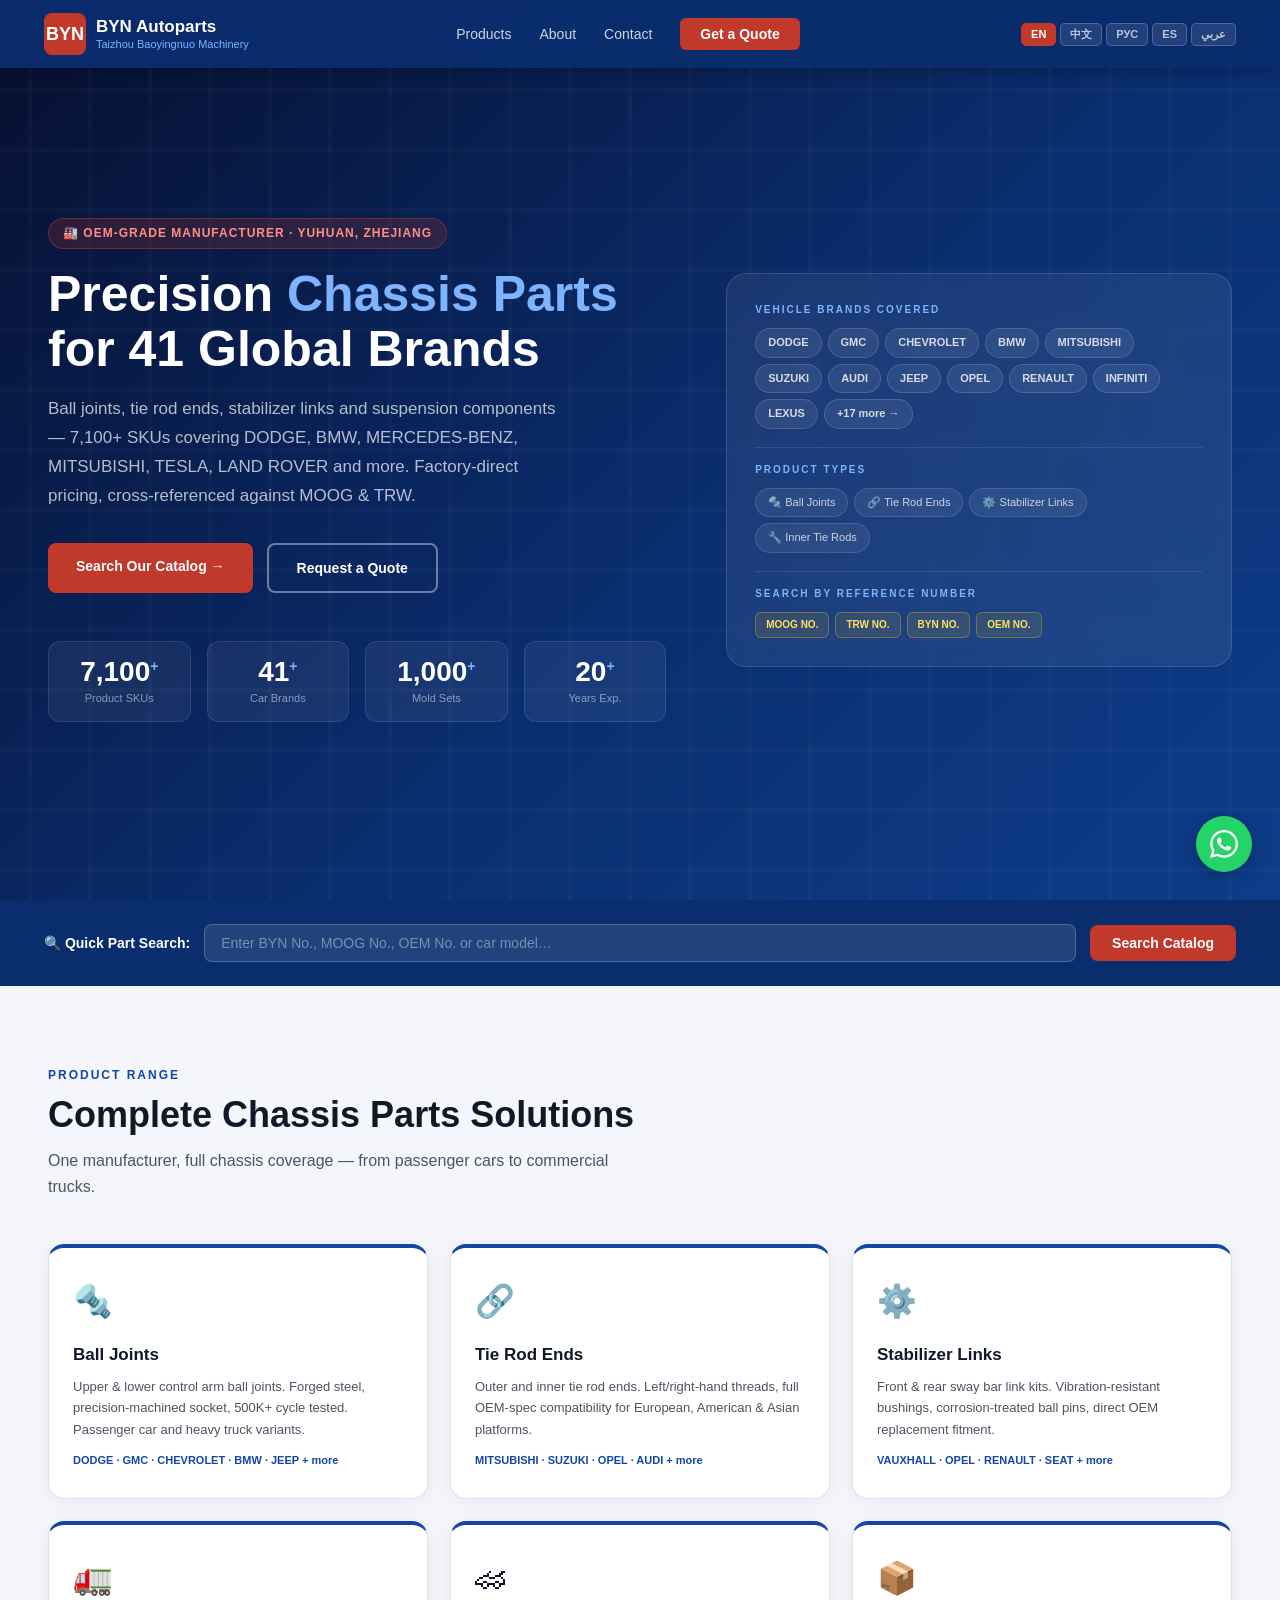
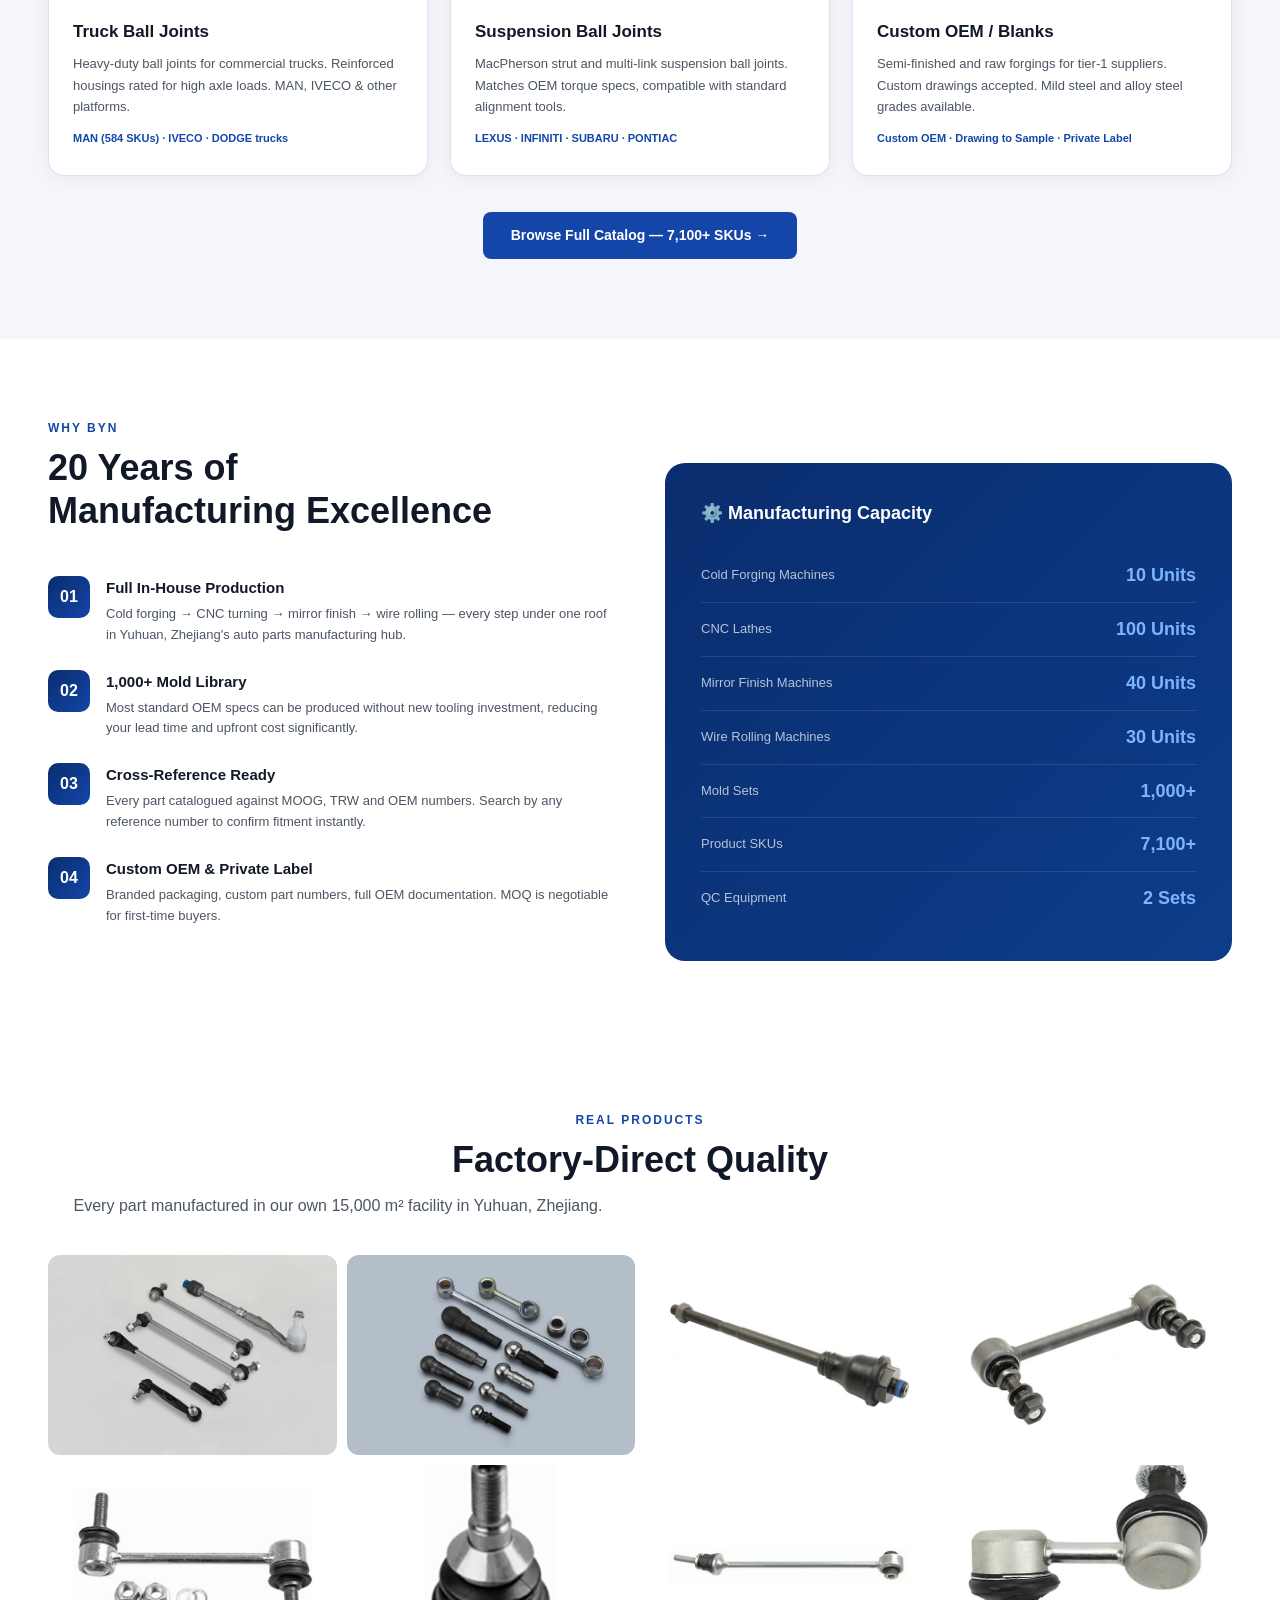
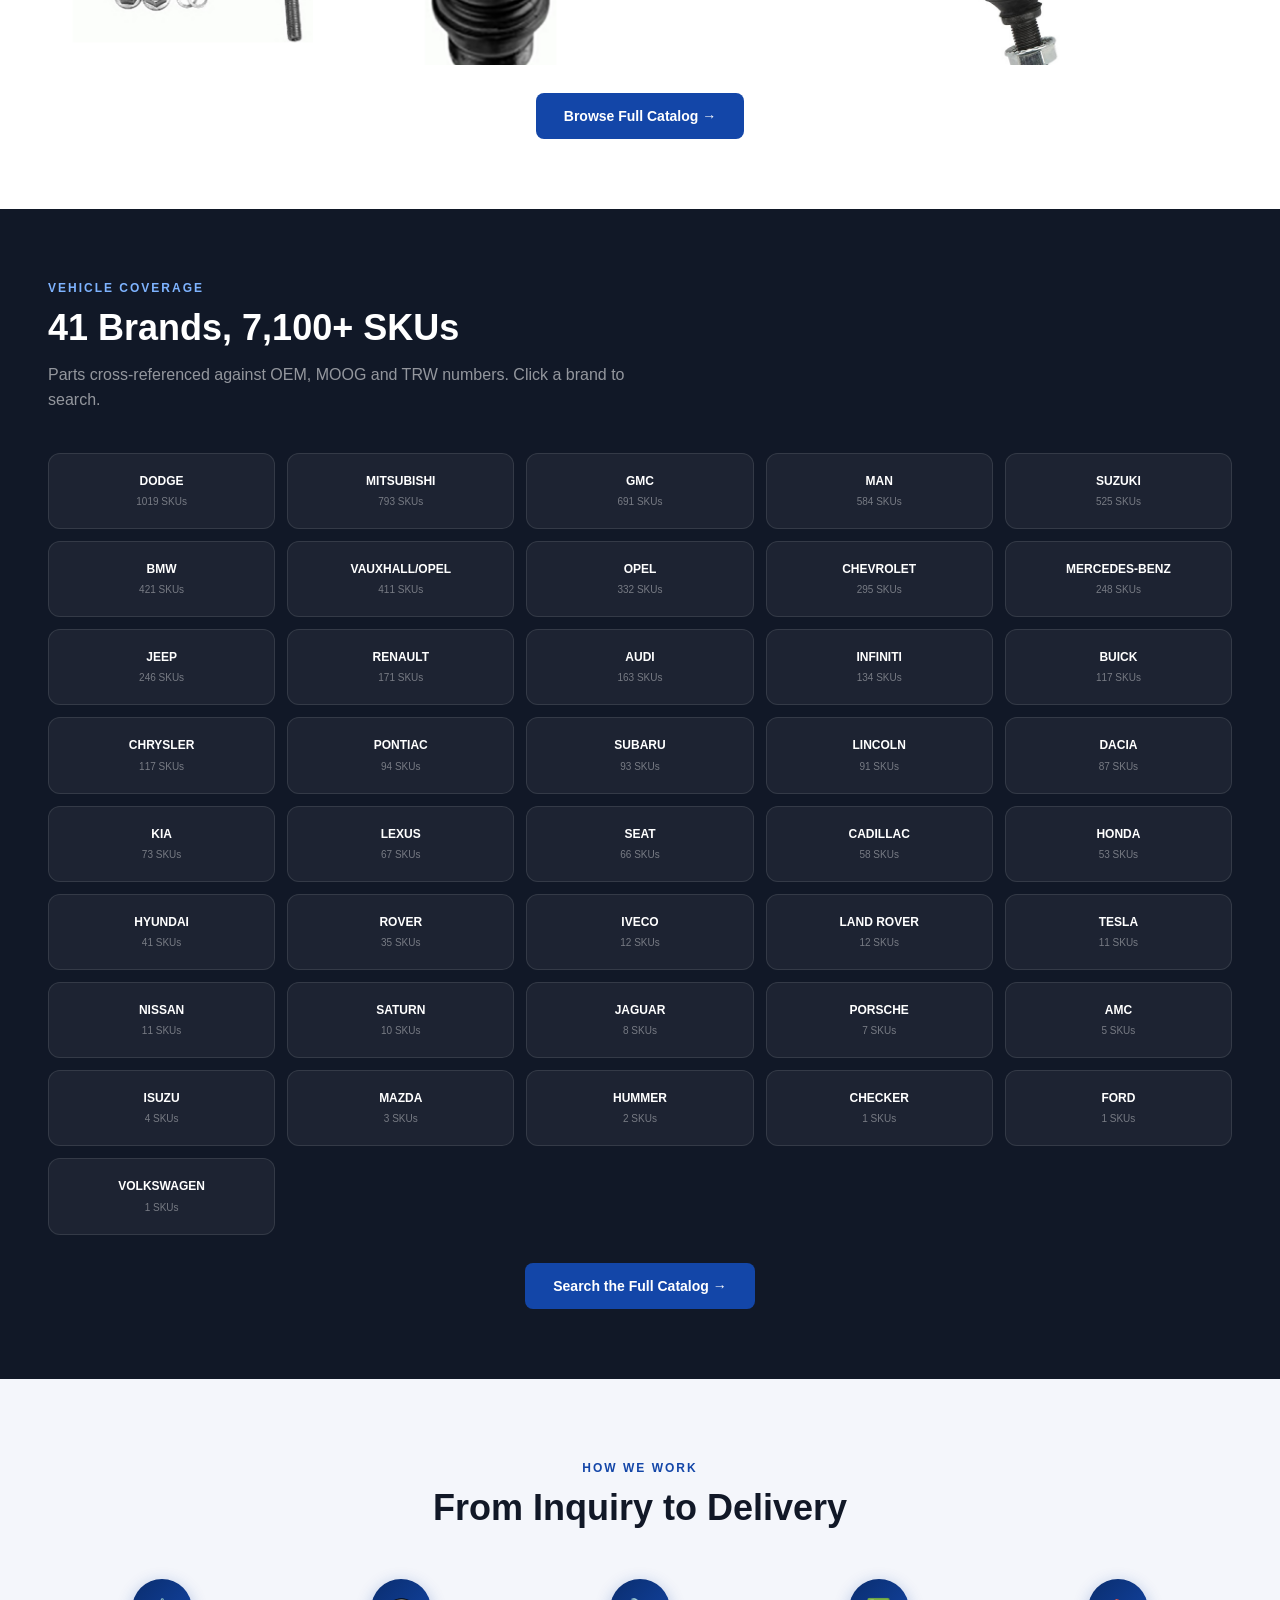
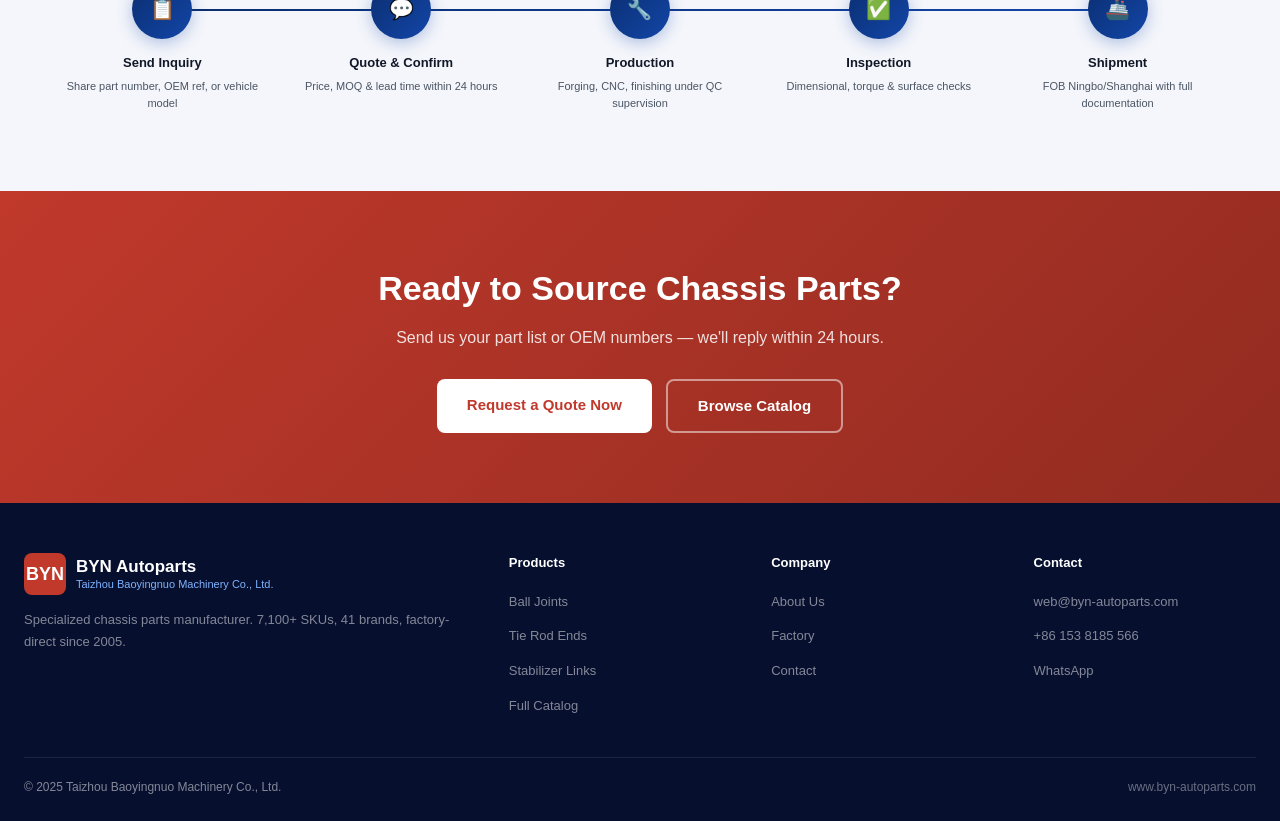
<file: index.html>
<!DOCTYPE html>
<html lang="en">
<head>
<meta charset="UTF-8">
<meta name="viewport" content="width=device-width,initial-scale=1">
<title>BYN Autoparts – Chassis Parts Manufacturer | Ball Joints, Tie Rod Ends, Control Arms</title>
<meta name="description" content="Taizhou Baoyingnuo Machinery – OEM-grade ball joints, tie rod ends & stabilizer links for 29 global brands. 7,100+ SKUs. Factory-direct pricing. Request a quote today.">
<link rel="canonical" href="https://www.byn-autoparts.com/">
<script type="application/ld+json">{"@context":"https://schema.org","@type":"Organization","name":"Taizhou Baoyingnuo Machinery Co., Ltd.","alternateName":"BYN Autoparts","url":"https://www.byn-autoparts.com","telephone":"+861538185566","email":"web@byn-autoparts.com","address":{"@type":"PostalAddress","streetAddress":"Science & Technology Industrial Park","addressLocality":"Yuhuan","addressRegion":"Taizhou, Zhejiang","addressCountry":"CN"}}</script>
<link rel="stylesheet" href="css/style.css">
<style>
.hero{min-height:100vh;background:linear-gradient(135deg,#060f2e 0%,#0a2d6e 55%,#0d3d8a 100%);display:flex;align-items:center;overflow:hidden;position:relative}
.hero::before{content:'';position:absolute;inset:0;background:url("data:image/svg+xml,%3Csvg width='60' height='60' viewBox='0 0 60 60' xmlns='http://www.w3.org/2000/svg'%3E%3Cg fill='%23ffffff' fill-opacity='0.025'%3E%3Crect x='28' y='0' width='4' height='60'/%3E%3Crect x='0' y='28' width='60' height='4'/%3E%3C/g%3E%3C/svg%3E")}
.hero-inner{max-width:1240px;margin:0 auto;padding:120px 24px 80px;display:grid;grid-template-columns:1.1fr 0.9fr;gap:60px;align-items:center;position:relative;z-index:1}
.hero-badge{display:inline-block;background:rgba(192,57,43,.2);border:1px solid rgba(192,57,43,.45);color:#ff8f80;font-size:12px;font-weight:700;padding:5px 14px;border-radius:20px;margin-bottom:18px;letter-spacing:1px}
.hero h1{font-size:50px;font-weight:900;color:#fff;line-height:1.1;margin-bottom:18px}
.hero h1 em{font-style:normal;color:#7eb3ff}
.hero p{font-size:17px;color:rgba(255,255,255,.7);line-height:1.7;margin-bottom:32px;max-width:520px}
.hero-btns{display:flex;gap:14px;flex-wrap:wrap}
.hero-stats{display:grid;grid-template-columns:repeat(4,1fr);gap:16px;margin-top:48px}
.stat{text-align:center;background:rgba(255,255,255,.06);border:1px solid rgba(255,255,255,.1);border-radius:12px;padding:16px 8px}
.stat-num{font-size:28px;font-weight:800;color:#fff;line-height:1}
.stat-num sup{font-size:14px;color:#7eb3ff}
.stat-lbl{font-size:11px;color:rgba(255,255,255,.5);margin-top:5px;line-height:1.3}
.hero-card{background:rgba(255,255,255,.07);border:1px solid rgba(255,255,255,.12);border-radius:20px;padding:28px;backdrop-filter:blur(12px)}
.hc-label{font-size:10px;font-weight:700;letter-spacing:2px;color:#7eb3ff;margin-bottom:10px}
.hc-section{margin-bottom:18px}
.brand-chips,.prod-pills,.cert-row{display:flex;flex-wrap:wrap;gap:6px}
.brand-chip{background:rgba(255,255,255,.08);border:1px solid rgba(255,255,255,.14);color:rgba(255,255,255,.8);font-size:11px;font-weight:600;padding:5px 12px;border-radius:20px}
.prod-pill{background:rgba(255,255,255,.07);border:1px solid rgba(255,255,255,.12);color:rgba(255,255,255,.75);font-size:11px;padding:5px 12px;border-radius:20px}
.cert-badge{background:rgba(255,200,0,.1);border:1px solid rgba(255,200,0,.3);color:#ffe066;font-size:10px;font-weight:700;padding:4px 10px;border-radius:6px}
.hc-divider{border:none;border-top:1px solid rgba(255,255,255,.1);margin:14px 0}

.quick-search{background:var(--navy);padding:0}
.qs-inner{max-width:1240px;margin:0 auto;padding:24px;display:flex;align-items:center;gap:14px;flex-wrap:wrap}
.qs-label{color:#fff;font-size:14px;font-weight:700;white-space:nowrap}
.qs-input{flex:1;min-width:180px;background:rgba(255,255,255,.1);border:1px solid rgba(255,255,255,.2);border-radius:8px;padding:10px 16px;color:#fff;font-size:14px;outline:none;font-family:inherit}
.qs-input::placeholder{color:rgba(255,255,255,.4)}
.qs-input:focus{border-color:#7eb3ff}
.qs-btn{background:var(--red);color:#fff;border:none;padding:10px 22px;border-radius:8px;font-size:14px;font-weight:700;cursor:pointer;font-family:inherit}

.products-sect{background:var(--gray)}
.prod-grid{display:grid;grid-template-columns:repeat(3,1fr);gap:22px;margin-top:44px}
.prod-card{background:#fff;border-radius:16px;padding:28px 24px;box-shadow:0 2px 18px rgba(0,0,0,.06);transition:.3s;border:1px solid var(--border);border-top:4px solid var(--blue);cursor:pointer}
.prod-card:hover{transform:translateY(-5px);box-shadow:0 14px 40px rgba(0,0,0,.11)}
.prod-icon{font-size:32px;margin-bottom:14px}
.prod-card h3{font-size:17px;font-weight:700;margin-bottom:8px}
.prod-card p{font-size:13px;color:var(--mid);line-height:1.65}
.prod-card .sku-count{margin-top:12px;font-size:11px;font-weight:700;color:var(--blue)}

.why-grid{display:grid;grid-template-columns:1fr 1fr;gap:50px;align-items:start}
.why-items{display:grid;gap:24px;margin-top:44px}
.why-item{display:flex;gap:16px}
.why-num{width:42px;height:42px;background:linear-gradient(135deg,var(--navy),var(--blue));border-radius:10px;display:flex;align-items:center;justify-content:center;color:#fff;font-size:16px;font-weight:800;flex-shrink:0}
.why-item h4{font-size:15px;font-weight:700;margin-bottom:4px}
.why-item p{font-size:13px;color:var(--mid);line-height:1.6}
.cap-card{background:linear-gradient(135deg,var(--navy),#0d3d8a);border-radius:20px;padding:36px;color:#fff;margin-top:44px}
.cap-card h3{font-size:18px;font-weight:700;margin-bottom:22px}
.cap-row{display:flex;justify-content:space-between;align-items:center;padding:12px 0;border-bottom:1px solid rgba(255,255,255,.1)}
.cap-row:last-child{border:none}
.cap-name{font-size:13px;color:rgba(255,255,255,.7)}
.cap-val{font-size:18px;font-weight:800;color:#7eb3ff}

.clients-sect{background:var(--dark);padding:70px 24px}
.clients-sect .section-title{color:#fff}
.clients-sect .section-sub{color:rgba(255,255,255,.55)}
.clients-grid{display:grid;grid-template-columns:repeat(5,1fr);gap:12px;margin-top:40px}
.client-chip{background:rgba(255,255,255,.05);border:1px solid rgba(255,255,255,.1);border-radius:12px;padding:18px 12px;text-align:center;transition:.3s;cursor:pointer}
.client-chip:hover{background:rgba(255,255,255,.09);border-color:rgba(126,179,255,.4)}
.client-chip-name{font-size:12px;font-weight:700;color:#fff}
.client-chip-count{font-size:10px;color:rgba(255,255,255,.4);margin-top:3px}

.process-sect{background:var(--gray)}
.process-grid{display:grid;grid-template-columns:repeat(5,1fr);gap:10px;margin-top:50px;position:relative}
.process-grid::before{content:'';position:absolute;top:30px;left:10%;right:10%;height:2px;background:linear-gradient(90deg,var(--navy),var(--blue));z-index:0}
.proc-step{text-align:center;position:relative;z-index:1}
.proc-circle{width:60px;height:60px;background:linear-gradient(135deg,var(--navy),var(--blue));border-radius:50%;display:flex;align-items:center;justify-content:center;margin:0 auto 14px;font-size:20px;box-shadow:0 4px 16px rgba(19,70,168,.3)}
.proc-step h4{font-size:13px;font-weight:700;margin-bottom:4px}
.proc-step p{font-size:11px;color:var(--mid);line-height:1.5;padding:0 6px}

.cta-banner{background:linear-gradient(135deg,var(--red),#922b21);padding:70px 24px;text-align:center;color:#fff}
.cta-banner h2{font-size:34px;font-weight:800;margin-bottom:10px}
.cta-banner p{font-size:16px;opacity:.85;margin-bottom:28px}
.cta-btns{display:flex;gap:14px;justify-content:center;flex-wrap:wrap}
.btn-white{background:#fff;color:var(--red);padding:14px 30px;border-radius:8px;font-weight:700;font-size:15px;display:inline-block;transition:.2s}
.btn-white:hover{background:#f0f0f0}
.btn-ghost{border:2px solid rgba(255,255,255,.5);color:#fff;padding:13px 30px;border-radius:8px;font-weight:700;font-size:15px;display:inline-block;transition:.2s}
.btn-ghost:hover{border-color:#fff}

.fade-in{opacity:0;transform:translateY(20px);transition:opacity .5s,transform .5s}
.fade-in.visible{opacity:1;transform:none}

@media(max-width:900px){
  .hero-inner{grid-template-columns:1fr}
  .hero h1{font-size:36px}
  .hero-stats{grid-template-columns:repeat(2,1fr)}
  .prod-grid{grid-template-columns:1fr 1fr}
  .clients-grid{grid-template-columns:repeat(3,1fr)}
  .process-grid{grid-template-columns:1fr;gap:20px}
  .process-grid::before{display:none}
  .why-grid{grid-template-columns:1fr}
}
@media(max-width:600px){
  .prod-grid{grid-template-columns:1fr}
  .clients-grid{grid-template-columns:1fr 1fr}
  .qs-inner{flex-direction:column;align-items:stretch}
}
</style>
<!-- Google tag (gtag.js) -->
<script async src="https://www.googletagmanager.com/gtag/js?id=G-KF9TMG6E7X"></script>
<script>
  window.dataLayer = window.dataLayer || [];
  function gtag(){dataLayer.push(arguments);}
  gtag('js', new Date());
  gtag('config', 'G-KF9TMG6E7X');
</script>
</head>
<body>

<nav>
  <div class="nav-inner">
    <a href="index.html" class="logo">
      <div class="logo-box">BYN</div>
      <div class="logo-text">BYN Autoparts<span>Taizhou Baoyingnuo Machinery</span></div>
    </a>
    <ul class="nav-links">
      <li><a href="products.html" data-i18n="nav_products">Products</a></li>
      <li><a href="about.html" data-i18n="nav_about">About</a></li>
      <li><a href="contact.html" data-i18n="nav_contact">Contact</a></li>
      <li><a href="contact.html" class="nav-cta" data-i18n="nav_quote">Get a Quote</a></li>
    </ul>
    <div class="hamburger"><span></span><span></span><span></span></div>
  </div>
</nav>
<div class="mobile-menu">
  <a href="products.html">Products &amp; Catalog</a>
  <a href="about.html">About / Factory</a>
  <a href="contact.html">Contact</a>
  <a href="contact.html" style="color:#ff8f80;font-weight:700">→ Get a Quote</a>
</div>

<section class="hero">
  <div class="hero-inner">
    <div>
      <div class="hero-badge" data-i18n="hero_badge">🏭 OEM-GRADE MANUFACTURER · YUHUAN, ZHEJIANG</div>
      <h1 data-i18n="hero_h1">Precision <em>Chassis Parts</em><br>for 41 Global Brands</h1>
      <p data-i18n="hero_p">Ball joints, tie rod ends, stabilizer links and suspension components — 7,100+ SKUs covering DODGE, BMW, MERCEDES-BENZ, MITSUBISHI, TESLA, LAND ROVER and more. Factory-direct pricing, cross-referenced against MOOG &amp; TRW.</p>
      <div class="hero-btns">
        <a href="products.html" class="btn btn-primary" data-i18n="hero_btn1">Search Our Catalog →</a>
        <a href="contact.html" class="btn btn-outline" data-i18n="hero_btn2">Request a Quote</a>
      </div>
      <div class="hero-stats">
        <div class="stat"><div class="stat-num">7,100<sup>+</sup></div><div class="stat-lbl" data-i18n="stat_sku">Product SKUs</div></div>
        <div class="stat"><div class="stat-num">41<sup>+</sup></div><div class="stat-lbl" data-i18n="stat_brands">Car Brands</div></div>
        <div class="stat"><div class="stat-num">1,000<sup>+</sup></div><div class="stat-lbl" data-i18n="stat_molds">Mold Sets</div></div>
        <div class="stat"><div class="stat-num">20<sup>+</sup></div><div class="stat-lbl" data-i18n="stat_years">Years Exp.</div></div>
      </div>
    </div>
    <div>
      <div class="hero-card">
        <div class="hc-section">
          <div class="hc-label" data-i18n="hc_brands">VEHICLE BRANDS COVERED</div>
          <div class="brand-chips">
            <span class="brand-chip">DODGE</span><span class="brand-chip">GMC</span>
            <span class="brand-chip">CHEVROLET</span><span class="brand-chip">BMW</span>
            <span class="brand-chip">MITSUBISHI</span><span class="brand-chip">SUZUKI</span>
            <span class="brand-chip">AUDI</span><span class="brand-chip">JEEP</span>
            <span class="brand-chip">OPEL</span><span class="brand-chip">RENAULT</span>
            <span class="brand-chip">INFINITI</span><span class="brand-chip">LEXUS</span>
            <span class="brand-chip">+17 more →</span>
          </div>
        </div>
        <hr class="hc-divider">
        <div class="hc-section">
          <div class="hc-label" data-i18n="hc_products">PRODUCT TYPES</div>
          <div class="prod-pills">
            <span class="prod-pill">🔩 Ball Joints</span>
            <span class="prod-pill">🔗 Tie Rod Ends</span>
            <span class="prod-pill">⚙️ Stabilizer Links</span>
            <span class="prod-pill">🔧 Inner Tie Rods</span>
          </div>
        </div>
        <hr class="hc-divider">
        <div>
          <div class="hc-label" data-i18n="hc_ref">SEARCH BY REFERENCE NUMBER</div>
          <div class="cert-row">
            <span class="cert-badge">MOOG NO.</span>
            <span class="cert-badge">TRW NO.</span>
            <span class="cert-badge">BYN NO.</span>
            <span class="cert-badge">OEM NO.</span>
          </div>
        </div>
      </div>
    </div>
  </div>
</section>

<div class="quick-search">
  <div class="qs-inner">
    <span class="qs-label" data-i18n="qs_label">🔍 Quick Part Search:</span>
    <input class="qs-input" id="qs" type="text" data-i18n="qs_placeholder" placeholder="Enter BYN No., MOOG No., OEM No. or car model… e.g. K620398  or  DODGE DURANGO">
    <button class="qs-btn" onclick="goSearch()" data-i18n="qs_btn">Search Catalog</button>
  </div>
</div>

<section class="products-sect">
  <div class="container">
    <div class="section-label fade-in" data-i18n="sec_products_label">Product Range</div>
    <div class="section-title fade-in" data-i18n="sec_products_title">Complete Chassis Parts Solutions</div>
    <div class="section-sub fade-in" data-i18n="sec_products_sub">One manufacturer, full chassis coverage — from passenger cars to commercial trucks.</div>
    <div class="prod-grid">
      <div class="prod-card fade-in" onclick="location.href='products.html'">
        <div class="prod-icon">🔩</div>
        <h3>Ball Joints</h3>
        <p>Upper &amp; lower control arm ball joints. Forged steel, precision-machined socket, 500K+ cycle tested. Passenger car and heavy truck variants.</p>
        <div class="sku-count">DODGE · GMC · CHEVROLET · BMW · JEEP + more</div>
      </div>
      <div class="prod-card fade-in" onclick="location.href='products.html'">
        <div class="prod-icon">🔗</div>
        <h3>Tie Rod Ends</h3>
        <p>Outer and inner tie rod ends. Left/right-hand threads, full OEM-spec compatibility for European, American &amp; Asian platforms.</p>
        <div class="sku-count">MITSUBISHI · SUZUKI · OPEL · AUDI + more</div>
      </div>
      <div class="prod-card fade-in" onclick="location.href='products.html'">
        <div class="prod-icon">⚙️</div>
        <h3>Stabilizer Links</h3>
        <p>Front &amp; rear sway bar link kits. Vibration-resistant bushings, corrosion-treated ball pins, direct OEM replacement fitment.</p>
        <div class="sku-count">VAUXHALL · OPEL · RENAULT · SEAT + more</div>
      </div>
      <div class="prod-card fade-in" onclick="location.href='products.html?brand=MAN'">
        <div class="prod-icon">🚛</div>
        <h3>Truck Ball Joints</h3>
        <p>Heavy-duty ball joints for commercial trucks. Reinforced housings rated for high axle loads. MAN, IVECO &amp; other platforms.</p>
        <div class="sku-count">MAN (584 SKUs) · IVECO · DODGE trucks</div>
      </div>
      <div class="prod-card fade-in" onclick="location.href='products.html'">
        <div class="prod-icon">🏎</div>
        <h3>Suspension Ball Joints</h3>
        <p>MacPherson strut and multi-link suspension ball joints. Matches OEM torque specs, compatible with standard alignment tools.</p>
        <div class="sku-count">LEXUS · INFINITI · SUBARU · PONTIAC</div>
      </div>
      <div class="prod-card fade-in" onclick="location.href='contact.html'">
        <div class="prod-icon">📦</div>
        <h3>Custom OEM / Blanks</h3>
        <p>Semi-finished and raw forgings for tier-1 suppliers. Custom drawings accepted. Mild steel and alloy steel grades available.</p>
        <div class="sku-count">Custom OEM · Drawing to Sample · Private Label</div>
      </div>
    </div>
    <div style="text-align:center;margin-top:36px">
      <a href="products.html" class="btn btn-blue" data-i18n="prod_browse">Browse Full Catalog — 7,100+ SKUs →</a>
    </div>
  </div>
</section>

<section style="background:#fff;padding:80px 24px">
  <div class="container">
    <div class="why-grid">
      <div>
        <div class="section-label fade-in" data-i18n="sec_why_label">Why BYN</div>
        <div class="section-title fade-in" data-i18n="sec_why_title">20 Years of<br>Manufacturing Excellence</div>
        <div class="why-items">
          <div class="why-item fade-in">
            <div class="why-num">01</div>
            <div><h4 data-i18n="why1_title">Full In-House Production</h4><p data-i18n="why1_p">Cold forging → CNC turning → mirror finish → wire rolling — every step under one roof in Yuhuan, Zhejiang's auto parts manufacturing hub.</p></div>
          </div>
          <div class="why-item fade-in">
            <div class="why-num">02</div>
            <div><h4 data-i18n="why2_title">1,000+ Mold Library</h4><p data-i18n="why2_p">Most standard OEM specs can be produced without new tooling investment, reducing your lead time and upfront cost significantly.</p></div>
          </div>
          <div class="why-item fade-in">
            <div class="why-num">03</div>
            <div><h4 data-i18n="why3_title">Cross-Reference Ready</h4><p data-i18n="why3_p">Every part catalogued against MOOG, TRW and OEM numbers. Search by any reference number to confirm fitment instantly.</p></div>
          </div>
          <div class="why-item fade-in">
            <div class="why-num">04</div>
            <div><h4 data-i18n="why4_title">Custom OEM &amp; Private Label</h4><p data-i18n="why4_p">Branded packaging, custom part numbers, full OEM documentation. MOQ is negotiable for first-time buyers.</p></div>
          </div>
        </div>
      </div>
      <div>
        <div class="cap-card fade-in">
          <h3>⚙️ Manufacturing Capacity</h3>
          <div class="cap-row"><span class="cap-name">Cold Forging Machines</span><span class="cap-val">10 Units</span></div>
          <div class="cap-row"><span class="cap-name">CNC Lathes</span><span class="cap-val">100 Units</span></div>
          <div class="cap-row"><span class="cap-name">Mirror Finish Machines</span><span class="cap-val">40 Units</span></div>
          <div class="cap-row"><span class="cap-name">Wire Rolling Machines</span><span class="cap-val">30 Units</span></div>
          <div class="cap-row"><span class="cap-name">Mold Sets</span><span class="cap-val">1,000+</span></div>
          <div class="cap-row"><span class="cap-name">Product SKUs</span><span class="cap-val">7,100+</span></div>
          <div class="cap-row"><span class="cap-name">QC Equipment</span><span class="cap-val">2 Sets</span></div>
        </div>
      </div>
    </div>
  </div>
</section>

<!-- Product Photo Gallery -->
<section style="background:#fff;padding:70px 24px">
  <div class="container">
    <div class="section-label fade-in text-center">Real Products</div>
    <div class="section-title fade-in text-center">Factory-Direct Quality</div>
    <div class="section-sub fade-in text-center">Every part manufactured in our own 15,000 m² facility in Yuhuan, Zhejiang.</div>
    <div style="display:grid;grid-template-columns:repeat(4,1fr);gap:10px;margin-top:36px">
      <img src="images/4e39c04a-4d92-4b38-b726-32b896239aac.jpg" alt="Ball joints" style="width:100%;height:200px;object-fit:cover;border-radius:12px" loading="lazy">
      <img src="images/9cd58fda-6052-4caf-a25d-93db22039b2c.jpg" alt="Tie rod ends" style="width:100%;height:200px;object-fit:cover;border-radius:12px" loading="lazy">
      <img src="images/aad4c04f-4dd9-4d4f-8acb-0ac710e27a96.jpg" alt="Stabilizer links" style="width:100%;height:200px;object-fit:cover;border-radius:12px" loading="lazy">
      <img src="images/13a018f1-c547-47d3-b890-e19b05f66c3b.jpg" alt="Suspension parts" style="width:100%;height:200px;object-fit:cover;border-radius:12px" loading="lazy">
      <img src="images/3ffd643b-a71d-4dba-9052-9906719dd696.png" alt="Ball joint product" style="width:100%;height:200px;object-fit:cover;border-radius:12px" loading="lazy">
      <img src="images/941f4149-bdf2-4f91-8a45-0c2efeb4386d.png" alt="Tie rod product" style="width:100%;height:200px;object-fit:cover;border-radius:12px" loading="lazy">
      <img src="images/ad56900b-adfb-40b2-b01b-f017108d32f5.png" alt="Stabilizer link product" style="width:100%;height:200px;object-fit:cover;border-radius:12px" loading="lazy">
      <img src="images/1e1f253e-e172-4454-9d8e-6bd4e88a480f.jpg" alt="Chassis parts" style="width:100%;height:200px;object-fit:cover;border-radius:12px" loading="lazy">
    </div>
    <div style="text-align:center;margin-top:28px">
      <a href="products.html" class="btn btn-blue">Browse Full Catalog →</a>
    </div>
  </div>
</section>

<section class="clients-sect">
  <div class="container">
    <div class="section-label" style="color:#7eb3ff" data-i18n="sec_clients_label">Vehicle Coverage</div>
    <div class="section-title" data-i18n="sec_clients_title">41 Brands, 7,100+ SKUs</div>
    <div class="section-sub" data-i18n="sec_clients_sub">Parts cross-referenced against OEM, MOOG and TRW numbers. Click a brand to search.</div>
    <div class="clients-grid" id="brandGrid"></div>
    <div style="text-align:center;margin-top:28px">
      <a href="products.html" class="btn btn-blue">Search the Full Catalog →</a>
    </div>
  </div>
</section>

<section class="process-sect">
  <div class="container">
    <div class="section-label fade-in" style="text-align:center" data-i18n="sec_process_label">How We Work</div>
    <div class="section-title fade-in" style="text-align:center" data-i18n="sec_process_title">From Inquiry to Delivery</div>
    <div class="process-grid">
      <div class="proc-step fade-in"><div class="proc-circle">📋</div><h4 data-i18n="proc1">Send Inquiry</h4><p data-i18n="proc1p">Share part number, OEM ref, or vehicle model</p></div>
      <div class="proc-step fade-in"><div class="proc-circle">💬</div><h4 data-i18n="proc2">Quote &amp; Confirm</h4><p data-i18n="proc2p">Price, MOQ &amp; lead time within 24 hours</p></div>
      <div class="proc-step fade-in"><div class="proc-circle">🔧</div><h4 data-i18n="proc3">Production</h4><p data-i18n="proc3p">Forging, CNC, finishing under QC supervision</p></div>
      <div class="proc-step fade-in"><div class="proc-circle">✅</div><h4 data-i18n="proc4">Inspection</h4><p data-i18n="proc4p">Dimensional, torque &amp; surface checks</p></div>
      <div class="proc-step fade-in"><div class="proc-circle">🚢</div><h4 data-i18n="proc5">Shipment</h4><p data-i18n="proc5p">FOB Ningbo/Shanghai with full documentation</p></div>
    </div>
  </div>
</section>

<div class="cta-banner">
  <h2 data-i18n="cta_title">Ready to Source Chassis Parts?</h2>
  <p data-i18n="cta_sub">Send us your part list or OEM numbers — we'll reply within 24 hours.</p>
  <div class="cta-btns">
    <a href="contact.html" class="btn-white" data-i18n="cta_btn1">Request a Quote Now</a>
    <a href="products.html" class="btn-ghost" data-i18n="cta_btn2">Browse Catalog</a>
  </div>
</div>

<footer>
  <div class="footer-grid">
    <div class="footer-brand">
      <div class="logo"><div class="logo-box">BYN</div><div class="logo-text">BYN Autoparts<span>Taizhou Baoyingnuo Machinery Co., Ltd.</span></div></div>
      <p style="margin-top:14px" data-i18n="footer_desc">Specialized chassis parts manufacturer. 7,100+ SKUs, 41 brands, factory-direct since 2005.</p>
    </div>
    <div class="footer-col"><h4>Products</h4><ul>
      <li><a href="products.html">Ball Joints</a></li>
      <li><a href="products.html">Tie Rod Ends</a></li>
      <li><a href="products.html">Stabilizer Links</a></li>
      <li><a href="products.html">Full Catalog</a></li>
    </ul></div>
    <div class="footer-col"><h4>Company</h4><ul>
      <li><a href="about.html">About Us</a></li>
      <li><a href="about.html">Factory</a></li>
      <li><a href="contact.html">Contact</a></li>
    </ul></div>
    <div class="footer-col"><h4>Contact</h4><ul>
      <li><a href="mailto:web@byn-autoparts.com">web@byn-autoparts.com</a></li>
      <li><a href="tel:+861538185566">+86 153 8185 566</a></li>
      <li><a href="contact.html">WhatsApp</a></li>
    </ul></div>
  </div>
  <div class="footer-bottom"><span>© 2025 Taizhou Baoyingnuo Machinery Co., Ltd.</span><a href="#">www.byn-autoparts.com</a></div>
</footer>

<a href="https://wa.me/861538185566" class="wa-float" target="_blank" aria-label="WhatsApp">
  <svg viewBox="0 0 24 24"><path d="M17.472 14.382c-.297-.149-1.758-.867-2.03-.967-.273-.099-.471-.148-.67.15-.197.297-.767.966-.94 1.164-.173.199-.347.223-.644.075-.297-.15-1.255-.463-2.39-1.475-.883-.788-1.48-1.761-1.653-2.059-.173-.297-.018-.458.13-.606.134-.133.298-.347.446-.52.149-.174.198-.298.298-.497.099-.198.05-.371-.025-.52-.075-.149-.669-1.612-.916-2.207-.242-.579-.487-.5-.669-.51-.173-.008-.371-.01-.57-.01-.198 0-.52.074-.792.372-.272.297-1.04 1.016-1.04 2.479 0 1.462 1.065 2.875 1.213 3.074.149.198 2.096 3.2 5.077 4.487.709.306 1.262.489 1.694.625.712.227 1.36.195 1.871.118.571-.085 1.758-.719 2.006-1.413.248-.694.248-1.289.173-1.413-.074-.124-.272-.198-.57-.347m-5.421 7.403h-.004a9.87 9.87 0 01-5.031-1.378l-.361-.214-3.741.982.998-3.648-.235-.374a9.86 9.86 0 01-1.51-5.26c.001-5.45 4.436-9.884 9.888-9.884 2.64 0 5.122 1.03 6.988 2.898a9.825 9.825 0 012.893 6.994c-.003 5.45-4.437 9.884-9.885 9.884m8.413-18.297A11.815 11.815 0 0012.05 0C5.495 0 .16 5.335.157 11.892c0 2.096.547 4.142 1.588 5.945L.057 24l6.305-1.654a11.882 11.882 0 005.683 1.448h.005c6.554 0 11.89-5.335 11.893-11.893a11.821 11.821 0 00-3.48-8.413z"/></svg>
</a>

<script src="js/catalog-data.js"></script>
<script src="js/main.js"></script>
<script src="js/i18n.js"></script>
<script>
function goSearch(){
  const q=document.getElementById('qs').value.trim();
  if(q) location.href='products.html?q='+encodeURIComponent(q);
}
document.getElementById('qs').addEventListener('keydown',e=>{if(e.key==='Enter')goSearch();});
window.addEventListener('load',()=>{
  const counts={};
  BYN_CATALOG.forEach(r=>{counts[r.brand]=(counts[r.brand]||0)+1;});
  const sorted=Object.entries(counts).sort((a,b)=>b[1]-a[1]);
  const grid=document.getElementById('brandGrid');
  sorted.forEach(([brand,count])=>{
    const d=document.createElement('div');
    d.className='client-chip';
    d.innerHTML=`<div class="client-chip-name">${brand}</div><div class="client-chip-count">${count} SKUs</div>`;
    d.onclick=()=>location.href='products.html?brand='+encodeURIComponent(brand);
    grid.appendChild(d);
  });
});
</script>
</body>
</html>
</file>
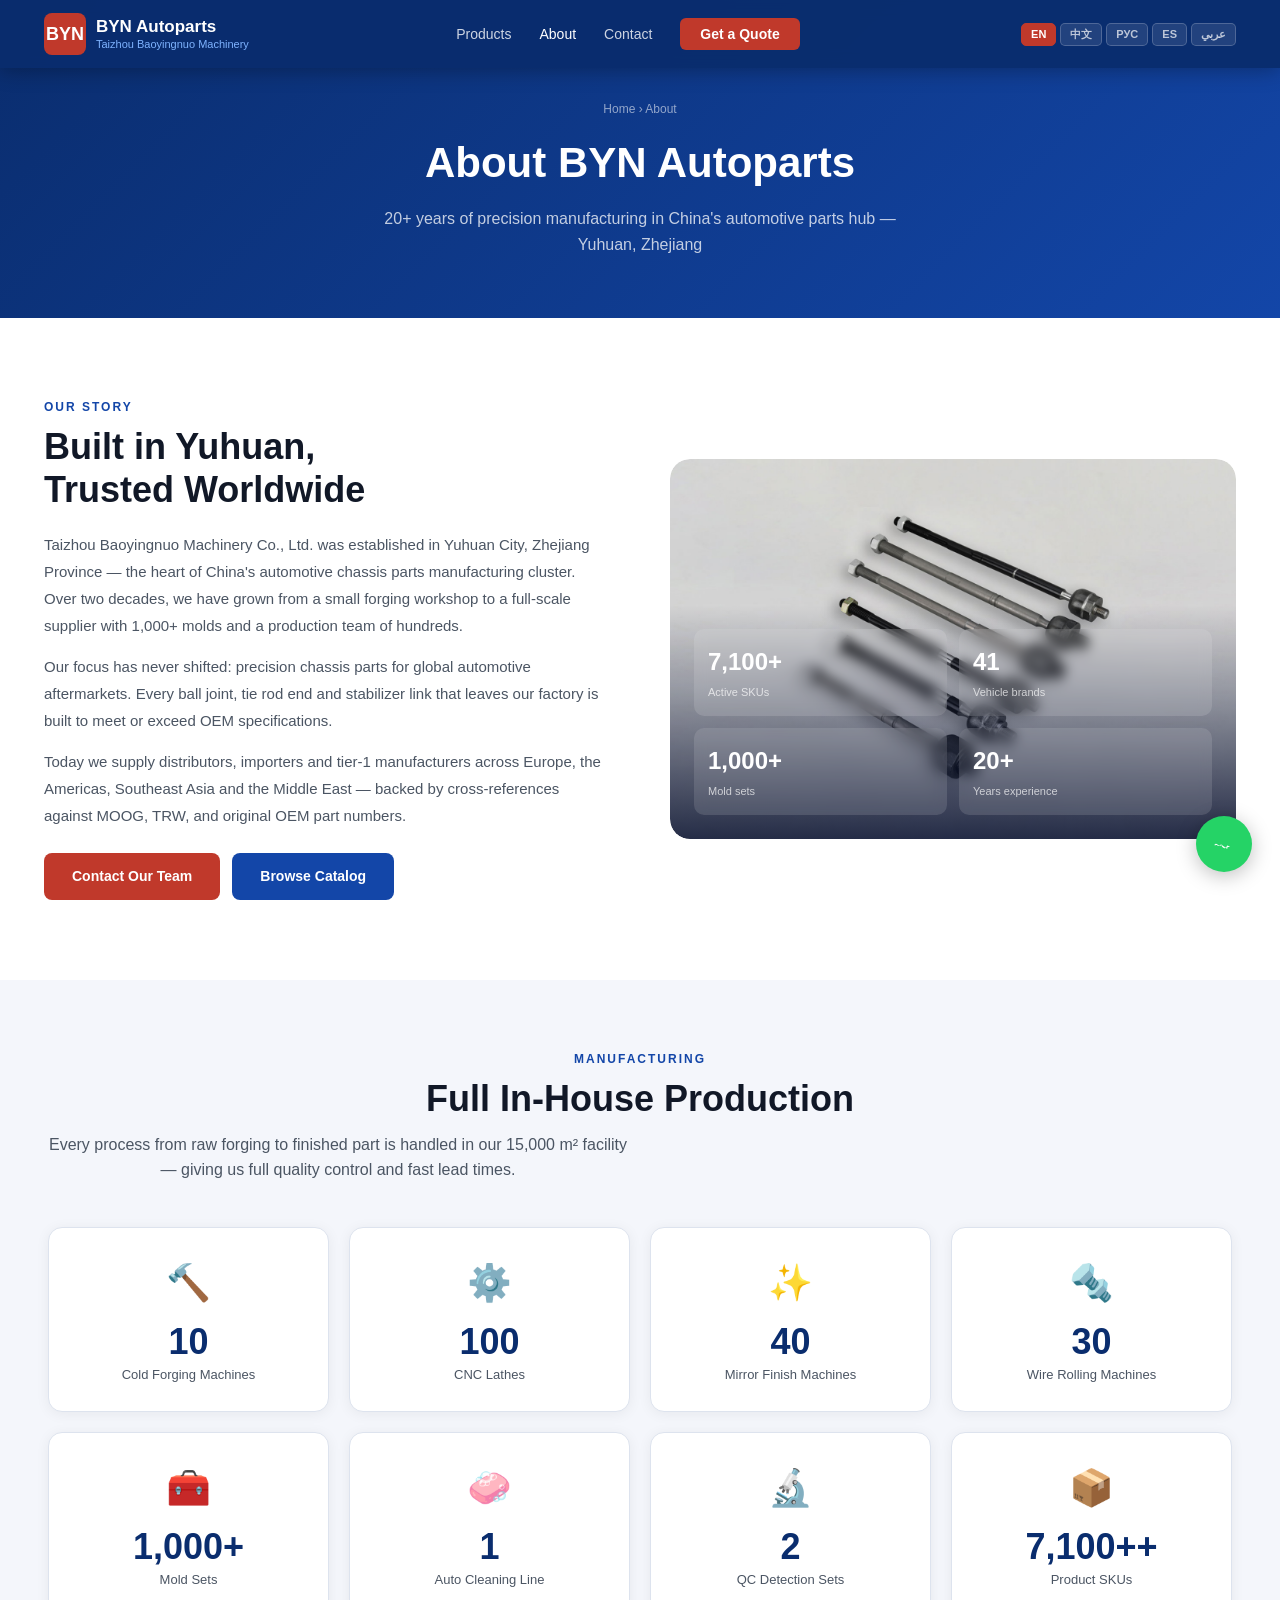
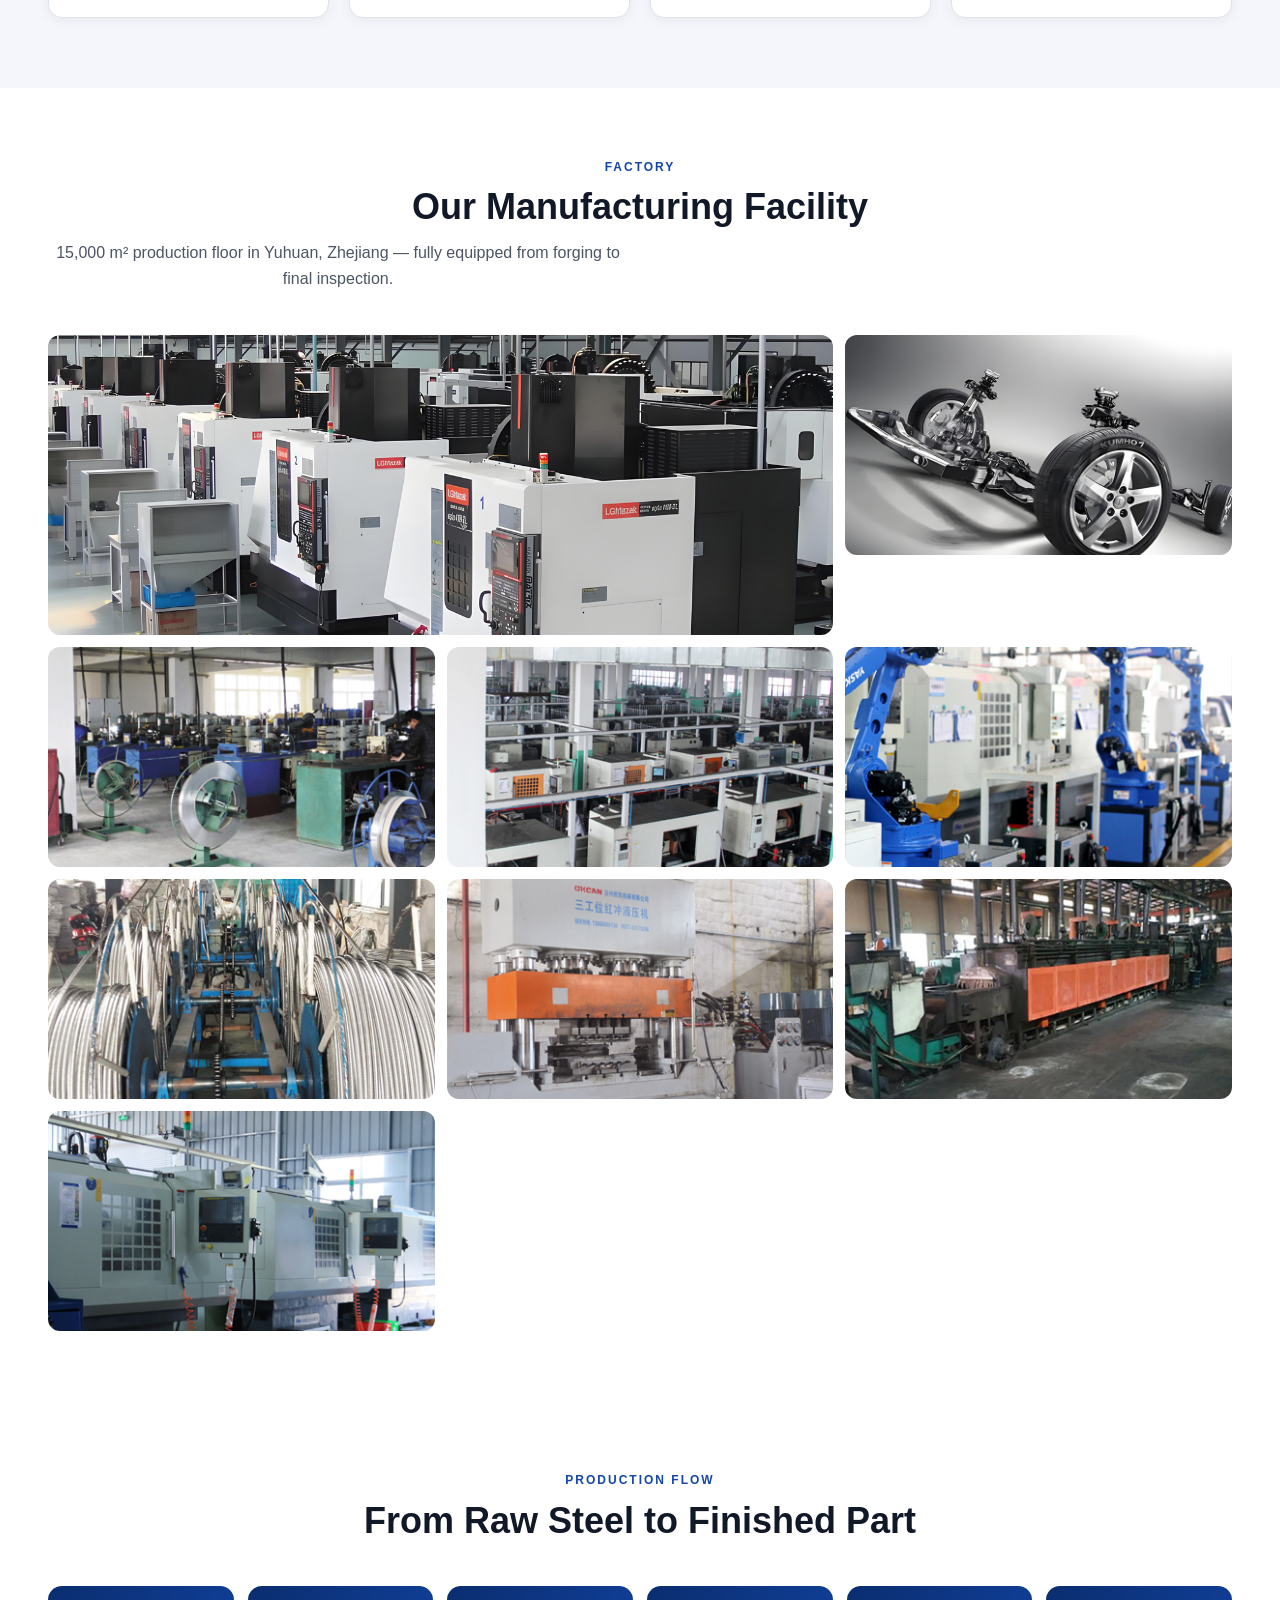
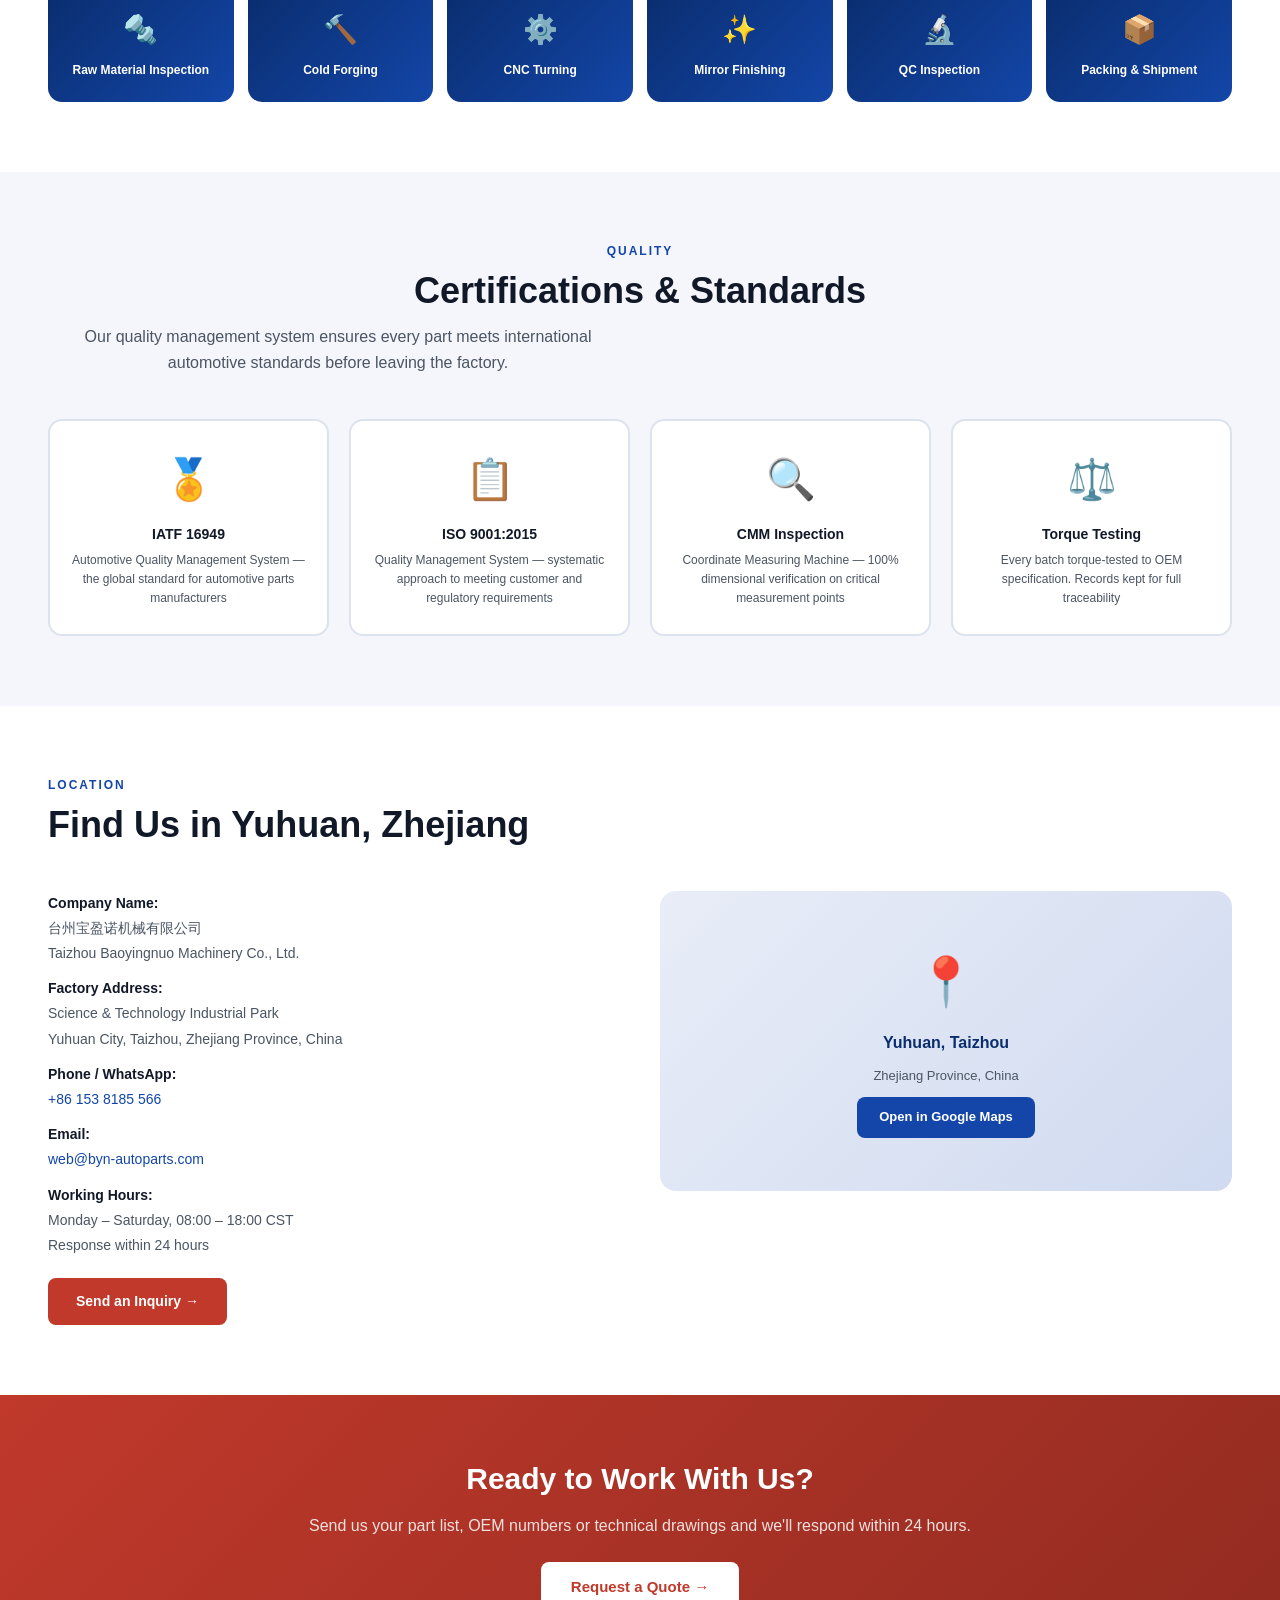
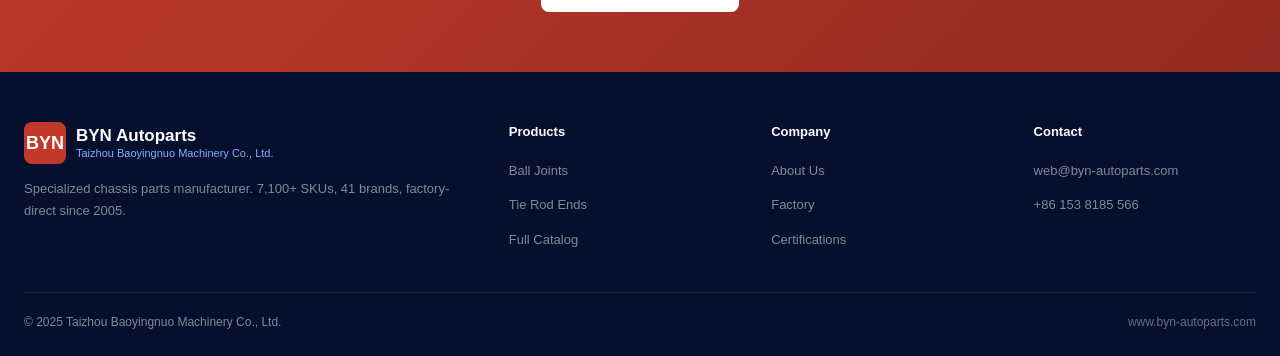
<file: about.html>
<!DOCTYPE html>
<html lang="en">
<head>
<meta charset="UTF-8">
<meta name="viewport" content="width=device-width,initial-scale=1">
<title>About BYN Autoparts – Factory, Certifications & Manufacturing Capacity</title>
<meta name="description" content="Learn about Taizhou Baoyingnuo Machinery — 20+ years manufacturing chassis parts. 100 CNC lathes, 1,000+ molds, ISO certified. Located in Yuhuan, Zhejiang.">
<link rel="canonical" href="https://www.byn-autoparts.com/about.html">
<meta property="og:title" content="About BYN Autoparts – Factory & Manufacturing Capacity">
<meta property="og:description" content="20+ years manufacturing OEM-grade chassis parts in Yuhuan, Zhejiang. 1,000+ mold sets, ISO certified, factory-direct.">
<meta property="og:url" content="https://www.byn-autoparts.com/about.html">
<meta property="og:type" content="website">
<link rel="stylesheet" href="css/style.css">
<style>
.page-hero{background:linear-gradient(135deg,var(--navy),var(--blue));padding:100px 24px 60px;color:#fff;text-align:center}
.page-hero h1{font-size:42px;font-weight:800;margin-bottom:10px}
.page-hero p{font-size:16px;opacity:.75;max-width:560px;margin:0 auto}

.story-grid{display:grid;grid-template-columns:1fr 1fr;gap:60px;align-items:center;padding:80px 24px}
.story-grid .section-title{margin-bottom:20px}
.story-grid p{font-size:15px;color:var(--mid);line-height:1.8;margin-bottom:14px}
.story-visual{background:linear-gradient(135deg,var(--gray),#dde3ee);border-radius:20px;padding:40px;text-align:center}
.story-visual .big-num{font-size:80px;font-weight:900;color:var(--navy);line-height:1}
.story-visual .big-lbl{font-size:16px;color:var(--mid);margin-top:6px;font-weight:600}

.eq-grid{display:grid;grid-template-columns:repeat(4,1fr);gap:20px;margin-top:44px}
.eq-card{background:#fff;border-radius:14px;padding:26px 20px;text-align:center;border:1px solid var(--border);box-shadow:0 2px 14px rgba(0,0,0,.06)}
.eq-icon{font-size:36px;margin-bottom:12px}
.eq-val{font-size:36px;font-weight:800;color:var(--navy);line-height:1}
.eq-name{font-size:13px;color:var(--mid);margin-top:5px}

.process-row{display:grid;grid-template-columns:repeat(6,1fr);gap:14px;margin-top:44px}
.proc-box{background:linear-gradient(135deg,var(--navy),var(--blue));border-radius:14px;padding:22px 16px;text-align:center;color:#fff}
.proc-num{font-size:28px;margin-bottom:8px}
.proc-name{font-size:12px;font-weight:700}

.cert-grid{display:grid;grid-template-columns:repeat(4,1fr);gap:20px;margin-top:44px}
.cert-card{background:#fff;border:2px solid var(--border);border-radius:14px;padding:26px 20px;text-align:center;transition:.3s}
.cert-card:hover{border-color:var(--blue);transform:translateY(-3px)}
.cert-icon{font-size:40px;margin-bottom:12px}
.cert-name{font-size:14px;font-weight:700;color:var(--dark);margin-bottom:5px}
.cert-desc{font-size:12px;color:var(--mid)}

.loc-grid{display:grid;grid-template-columns:1fr 1fr;gap:40px;align-items:start;margin-top:44px}
.loc-info p{font-size:14px;color:var(--mid);line-height:1.8;margin-bottom:10px}
.loc-info strong{color:var(--dark)}
.map-placeholder{background:linear-gradient(135deg,#e8edf7,#d0daf0);border-radius:16px;height:300px;display:flex;align-items:center;justify-content:center;flex-direction:column;gap:10px;color:var(--mid)}
.map-placeholder a{background:var(--blue);color:#fff;padding:10px 22px;border-radius:8px;font-size:13px;font-weight:700;text-decoration:none}

.gallery-grid{display:grid;grid-template-columns:repeat(3,1fr);gap:12px;margin-top:44px}
.gallery-grid img{width:100%;height:220px;object-fit:cover;border-radius:12px;transition:.3s}
.gallery-grid img:hover{transform:scale(1.03);box-shadow:0 8px 30px rgba(0,0,0,.15)}
.gallery-grid img:first-child{grid-column:span 2;height:300px}
@media(max-width:700px){.gallery-grid{grid-template-columns:1fr 1fr}.gallery-grid img:first-child{grid-column:span 2;height:200px}.gallery-grid img{height:160px}}

@media(max-width:900px){
  .story-grid,.loc-grid{grid-template-columns:1fr}
  .eq-grid{grid-template-columns:repeat(2,1fr)}
  .process-row{grid-template-columns:repeat(3,1fr)}
  .cert-grid{grid-template-columns:repeat(2,1fr)}
  .page-hero h1{font-size:30px}
}
@media(max-width:500px){
  .eq-grid{grid-template-columns:repeat(2,1fr)}
  .cert-grid{grid-template-columns:1fr 1fr}
  .process-row{grid-template-columns:repeat(2,1fr)}
}
.fade-in{opacity:0;transform:translateY(20px);transition:opacity .5s,transform .5s}
.fade-in.visible{opacity:1;transform:none}
</style>
<!-- Google tag (gtag.js) -->
<script async src="https://www.googletagmanager.com/gtag/js?id=G-KF9TMG6E7X"></script>
<script>
  window.dataLayer = window.dataLayer || [];
  function gtag(){dataLayer.push(arguments);}
  gtag('js', new Date());
  gtag('config', 'G-KF9TMG6E7X');
</script>
</head>
<body>

<nav>
  <div class="nav-inner">
    <a href="index.html" class="logo">
      <div class="logo-box">BYN</div>
      <div class="logo-text">BYN Autoparts<span>Taizhou Baoyingnuo Machinery</span></div>
    </a>
    <ul class="nav-links">
      <li><a href="products.html" data-i18n="nav_products">Products</a></li>
      <li><a href="about.html" class="active" data-i18n="nav_about">About</a></li>
      <li><a href="contact.html" data-i18n="nav_contact">Contact</a></li>
      <li><a href="contact.html" class="nav-cta" data-i18n="nav_quote">Get a Quote</a></li>
    </ul>
    <div class="hamburger"><span></span><span></span><span></span></div>
  </div>
</nav>
<div class="mobile-menu">
  <a href="products.html">Products &amp; Catalog</a>
  <a href="about.html">About / Factory</a>
  <a href="contact.html">Contact</a>
  <a href="contact.html" style="color:#ff8f80;font-weight:700">→ Get a Quote</a>
</div>

<div class="page-hero">
  <div style="font-size:12px;opacity:.55;margin-bottom:10px"><a href="index.html" style="color:#fff">Home</a> › About</div>
  <h1>About BYN Autoparts</h1>
  <p>20+ years of precision manufacturing in China's automotive parts hub — Yuhuan, Zhejiang</p>
</div>

<!-- Story -->
<div class="story-grid container">
  <div class="fade-in">
    <div class="section-label">Our Story</div>
    <div class="section-title">Built in Yuhuan,<br>Trusted Worldwide</div>
    <p>Taizhou Baoyingnuo Machinery Co., Ltd. was established in Yuhuan City, Zhejiang Province — the heart of China's automotive chassis parts manufacturing cluster. Over two decades, we have grown from a small forging workshop to a full-scale supplier with 1,000+ molds and a production team of hundreds.</p>
    <p>Our focus has never shifted: precision chassis parts for global automotive aftermarkets. Every ball joint, tie rod end and stabilizer link that leaves our factory is built to meet or exceed OEM specifications.</p>
    <p>Today we supply distributors, importers and tier-1 manufacturers across Europe, the Americas, Southeast Asia and the Middle East — backed by cross-references against MOOG, TRW, and original OEM part numbers.</p>
    <div style="margin-top:24px;display:flex;gap:12px;flex-wrap:wrap">
      <a href="contact.html" class="btn btn-primary">Contact Our Team</a>
      <a href="products.html" class="btn btn-blue">Browse Catalog</a>
    </div>
  </div>
  <div class="fade-in" style="position:relative;border-radius:20px;overflow:hidden">
    <img src="images/e0bd98a6-51c8-47ab-919f-a0c4fbb23942.jpg" alt="BYN chassis parts" style="width:100%;height:380px;object-fit:cover;border-radius:20px;display:block">
    <div style="position:absolute;bottom:0;left:0;right:0;background:linear-gradient(transparent,rgba(6,15,46,.85));padding:24px;border-radius:0 0 20px 20px;display:grid;grid-template-columns:1fr 1fr;gap:12px">
      <div style="background:rgba(255,255,255,.12);border-radius:10px;padding:14px;backdrop-filter:blur(6px)">
        <div style="font-size:24px;font-weight:800;color:#fff">7,100+</div>
        <div style="font-size:11px;color:rgba(255,255,255,.7);margin-top:3px">Active SKUs</div>
      </div>
      <div style="background:rgba(255,255,255,.12);border-radius:10px;padding:14px;backdrop-filter:blur(6px)">
        <div style="font-size:24px;font-weight:800;color:#fff">41</div>
        <div style="font-size:11px;color:rgba(255,255,255,.7);margin-top:3px">Vehicle brands</div>
      </div>
      <div style="background:rgba(255,255,255,.12);border-radius:10px;padding:14px;backdrop-filter:blur(6px)">
        <div style="font-size:24px;font-weight:800;color:#fff">1,000+</div>
        <div style="font-size:11px;color:rgba(255,255,255,.7);margin-top:3px">Mold sets</div>
      </div>
      <div style="background:rgba(255,255,255,.12);border-radius:10px;padding:14px;backdrop-filter:blur(6px)">
        <div style="font-size:24px;font-weight:800;color:#fff">20+</div>
        <div style="font-size:11px;color:rgba(255,255,255,.7);margin-top:3px">Years experience</div>
      </div>
    </div>
  </div>
</div>

<!-- Equipment -->
<section id="factory" style="background:var(--gray);padding:70px 24px">
  <div class="container">
    <div class="section-label fade-in text-center">Manufacturing</div>
    <div class="section-title fade-in text-center">Full In-House Production</div>
    <div class="section-sub fade-in text-center">Every process from raw forging to finished part is handled in our 15,000 m² facility — giving us full quality control and fast lead times.</div>
    <div class="eq-grid">
      <div class="eq-card fade-in"><div class="eq-icon">🔨</div><div class="eq-val">10</div><div class="eq-name">Cold Forging Machines</div></div>
      <div class="eq-card fade-in"><div class="eq-icon">⚙️</div><div class="eq-val">100</div><div class="eq-name">CNC Lathes</div></div>
      <div class="eq-card fade-in"><div class="eq-icon">✨</div><div class="eq-val">40</div><div class="eq-name">Mirror Finish Machines</div></div>
      <div class="eq-card fade-in"><div class="eq-icon">🔩</div><div class="eq-val">30</div><div class="eq-name">Wire Rolling Machines</div></div>
      <div class="eq-card fade-in"><div class="eq-icon">🧰</div><div class="eq-val">1,000+</div><div class="eq-name">Mold Sets</div></div>
      <div class="eq-card fade-in"><div class="eq-icon">🧼</div><div class="eq-val">1</div><div class="eq-name">Auto Cleaning Line</div></div>
      <div class="eq-card fade-in"><div class="eq-icon">🔬</div><div class="eq-val">2</div><div class="eq-name">QC Detection Sets</div></div>
      <div class="eq-card fade-in"><div class="eq-icon">📦</div><div class="eq-val">7,100++</div><div class="eq-name">Product SKUs</div></div>
    </div>
  </div>
</section>

<!-- Factory Gallery -->
<section style="padding:70px 24px;background:#fff">
  <div class="container">
    <div class="section-label fade-in text-center">Factory</div>
    <div class="section-title fade-in text-center">Our Manufacturing Facility</div>
    <div class="section-sub fade-in text-center">15,000 m² production floor in Yuhuan, Zhejiang — fully equipped from forging to final inspection.</div>
    <div class="gallery-grid">
      <img src="images/4a7b6a83-eb3a-4fd0-979c-16504d25a686.jpg" alt="BYN Autoparts factory floor" loading="lazy">
      <img src="images/f4436ffb-9f07-4564-9ac1-8b03d263a527.jpg" alt="CNC machining center" loading="lazy">
      <img src="images/5e5527e3-ab56-43a7-a8fd-36f64f3de1ae.jpg" alt="Production line" loading="lazy">
      <img src="images/8d8a366e-3ec6-4718-b888-66b362408d21.jpg" alt="Ball joint manufacturing" loading="lazy">
      <img src="images/6daf4515-f6d5-48b4-b33b-6e4001ad3c77.jpg" alt="Quality inspection" loading="lazy">
      <img src="images/feb72313-a691-4b34-a8ed-4f39fb5cf19f.jpg" alt="Finished parts warehouse" loading="lazy">
      <img src="images/3685f558-68b1-4423-aa13-ba5a7c871c51.jpg" alt="Wire rolling machines" loading="lazy">
      <img src="images/b9c6409f-7de5-422a-875a-c37143f0d3b8.jpg" alt="Cold forging process" loading="lazy">
      <img src="images/a6909223-7fcd-447b-813b-656766a5f5e1.jpg" alt="Mold storage" loading="lazy">
    </div>
  </div>
</section>

<!-- Production flow -->
<section style="padding:70px 24px;background:#fff">
  <div class="container">
    <div class="section-label fade-in text-center">Production Flow</div>
    <div class="section-title fade-in text-center">From Raw Steel to Finished Part</div>
    <div class="process-row">
      <div class="proc-box fade-in"><div class="proc-num">🔩</div><div class="proc-name">Raw Material Inspection</div></div>
      <div class="proc-box fade-in"><div class="proc-num">🔨</div><div class="proc-name">Cold Forging</div></div>
      <div class="proc-box fade-in"><div class="proc-num">⚙️</div><div class="proc-name">CNC Turning</div></div>
      <div class="proc-box fade-in"><div class="proc-num">✨</div><div class="proc-name">Mirror Finishing</div></div>
      <div class="proc-box fade-in"><div class="proc-num">🔬</div><div class="proc-name">QC Inspection</div></div>
      <div class="proc-box fade-in"><div class="proc-num">📦</div><div class="proc-name">Packing &amp; Shipment</div></div>
    </div>
  </div>
</section>

<!-- Certifications -->
<section id="certs" style="background:var(--gray);padding:70px 24px">
  <div class="container">
    <div class="section-label fade-in text-center">Quality</div>
    <div class="section-title fade-in text-center">Certifications &amp; Standards</div>
    <div class="section-sub fade-in text-center">Our quality management system ensures every part meets international automotive standards before leaving the factory.</div>
    <div class="cert-grid">
      <div class="cert-card fade-in">
        <div class="cert-icon">🏅</div>
        <div class="cert-name">IATF 16949</div>
        <div class="cert-desc">Automotive Quality Management System — the global standard for automotive parts manufacturers</div>
      </div>
      <div class="cert-card fade-in">
        <div class="cert-icon">📋</div>
        <div class="cert-name">ISO 9001:2015</div>
        <div class="cert-desc">Quality Management System — systematic approach to meeting customer and regulatory requirements</div>
      </div>
      <div class="cert-card fade-in">
        <div class="cert-icon">🔍</div>
        <div class="cert-name">CMM Inspection</div>
        <div class="cert-desc">Coordinate Measuring Machine — 100% dimensional verification on critical measurement points</div>
      </div>
      <div class="cert-card fade-in">
        <div class="cert-icon">⚖️</div>
        <div class="cert-name">Torque Testing</div>
        <div class="cert-desc">Every batch torque-tested to OEM specification. Records kept for full traceability</div>
      </div>
    </div>
  </div>
</section>

<!-- Location -->
<section style="padding:70px 24px;background:#fff">
  <div class="container">
    <div class="section-label fade-in">Location</div>
    <div class="section-title fade-in">Find Us in Yuhuan, Zhejiang</div>
    <div class="loc-grid">
      <div class="loc-info fade-in">
        <p><strong>Company Name:</strong><br>台州宝盈诺机械有限公司<br>Taizhou Baoyingnuo Machinery Co., Ltd.</p>
        <p><strong>Factory Address:</strong><br>Science &amp; Technology Industrial Park<br>Yuhuan City, Taizhou, Zhejiang Province, China</p>
        <p><strong>Phone / WhatsApp:</strong><br><a href="tel:+861538185566" style="color:var(--blue)">+86 153 8185 566</a></p>
        <p><strong>Email:</strong><br><a href="mailto:web@byn-autoparts.com" style="color:var(--blue)">web@byn-autoparts.com</a></p>
        <p><strong>Working Hours:</strong><br>Monday – Saturday, 08:00 – 18:00 CST<br>Response within 24 hours</p>
        <div style="margin-top:20px">
          <a href="contact.html" class="btn btn-primary">Send an Inquiry →</a>
        </div>
      </div>
      <div class="map-placeholder fade-in">
        <div style="font-size:48px">📍</div>
        <div style="font-weight:700;font-size:16px;color:var(--navy)">Yuhuan, Taizhou</div>
        <div style="font-size:13px">Zhejiang Province, China</div>
        <a href="https://maps.google.com/?q=Yuhuan+Taizhou+Zhejiang+China" target="_blank">Open in Google Maps</a>
      </div>
    </div>
  </div>
</section>

<div style="background:linear-gradient(135deg,var(--red),#922b21);padding:60px 24px;text-align:center;color:#fff">
  <h2 style="font-size:30px;font-weight:800;margin-bottom:10px">Ready to Work With Us?</h2>
  <p style="opacity:.85;margin-bottom:24px">Send us your part list, OEM numbers or technical drawings and we'll respond within 24 hours.</p>
  <a href="contact.html" style="background:#fff;color:var(--red);padding:13px 30px;border-radius:8px;font-weight:700;font-size:15px;display:inline-block">Request a Quote →</a>
</div>

<footer>
  <div class="footer-grid">
    <div class="footer-brand">
      <div class="logo"><div class="logo-box">BYN</div><div class="logo-text">BYN Autoparts<span>Taizhou Baoyingnuo Machinery Co., Ltd.</span></div></div>
      <p style="margin-top:14px" data-i18n="footer_desc">Specialized chassis parts manufacturer. 7,100+ SKUs, 41 brands, factory-direct since 2005.</p>
    </div>
    <div class="footer-col"><h4>Products</h4><ul>
      <li><a href="products.html">Ball Joints</a></li>
      <li><a href="products.html">Tie Rod Ends</a></li>
      <li><a href="products.html">Full Catalog</a></li>
    </ul></div>
    <div class="footer-col"><h4>Company</h4><ul>
      <li><a href="about.html">About Us</a></li>
      <li><a href="about.html#factory">Factory</a></li>
      <li><a href="about.html#certs">Certifications</a></li>
    </ul></div>
    <div class="footer-col"><h4>Contact</h4><ul>
      <li><a href="mailto:web@byn-autoparts.com">web@byn-autoparts.com</a></li>
      <li><a href="tel:+861538185566">+86 153 8185 566</a></li>
    </ul></div>
  </div>
  <div class="footer-bottom"><span>© 2025 Taizhou Baoyingnuo Machinery Co., Ltd.</span><a href="#">www.byn-autoparts.com</a></div>
</footer>

<a href="https://wa.me/861538185566" class="wa-float" target="_blank" aria-label="WhatsApp">
  <svg viewBox="0 0 24 24"><path d="M17.472 14.382c-.297-.149-1.758-.867-2.03-.967-.273-.099-.471-.148-.67.15-.197.297-.767.966-.94 1.164-.173.199-.347.223-.644.075-.297-.15-1.255-.463-2.39-1.475-.883-.788-1.761-1.653-2.059-.173-.297-.018-.458.13-.606.134-.133.298-.347.446-.52.149-.174.198-.298.298-.497.099-.198.05-.371-.025-.52-.075-.149-.669-1.612-.916-2.207-.242-.579-.487-.5-.669-.51-.173-.008-.371-.01-.57-.01-.198 0-.52.074-.792.372-.272.297-1.04 1.016-1.04 2.479 0 1.462 1.065 2.875 1.213 3.074.149.198 2.096 3.2 5.077 4.487.709.306 1.262.489 1.694.625.712.227 1.36.195 1.871.118.571-.085 1.758-.719 2.006-1.413.248-.694.248-1.289.173-1.413-.074-.124-.272-.198-.57-.347m-5.421 7.403h-.004a9.87 9.87 0 01-5.031-1.378l-.361-.214-3.741.982.998-3.648-.235-.374a9.86 9.86 0 01-1.51-5.26c.001-5.45 4.436-9.884 9.888-9.884 2.64 0 5.122 1.03 6.988 2.898a9.825 9.825 0 012.893 6.994c-.003 5.45-4.437 9.884-9.885 9.884m8.413-18.297A11.815 11.815 0 0012.05 0C5.495 0 .16 5.335.157 11.892c0 2.096.547 4.142 1.588 5.945L.057 24l6.305-1.654a11.882 11.882 0 005.683 1.448h.005c6.554 0 11.89-5.335 11.893-11.893a11.821 11.821 0 00-3.48-8.413z"/></svg>
</a>

<script src="js/main.js"></script>
<script src="js/i18n.js"></script>
</body>
</html>
</file>
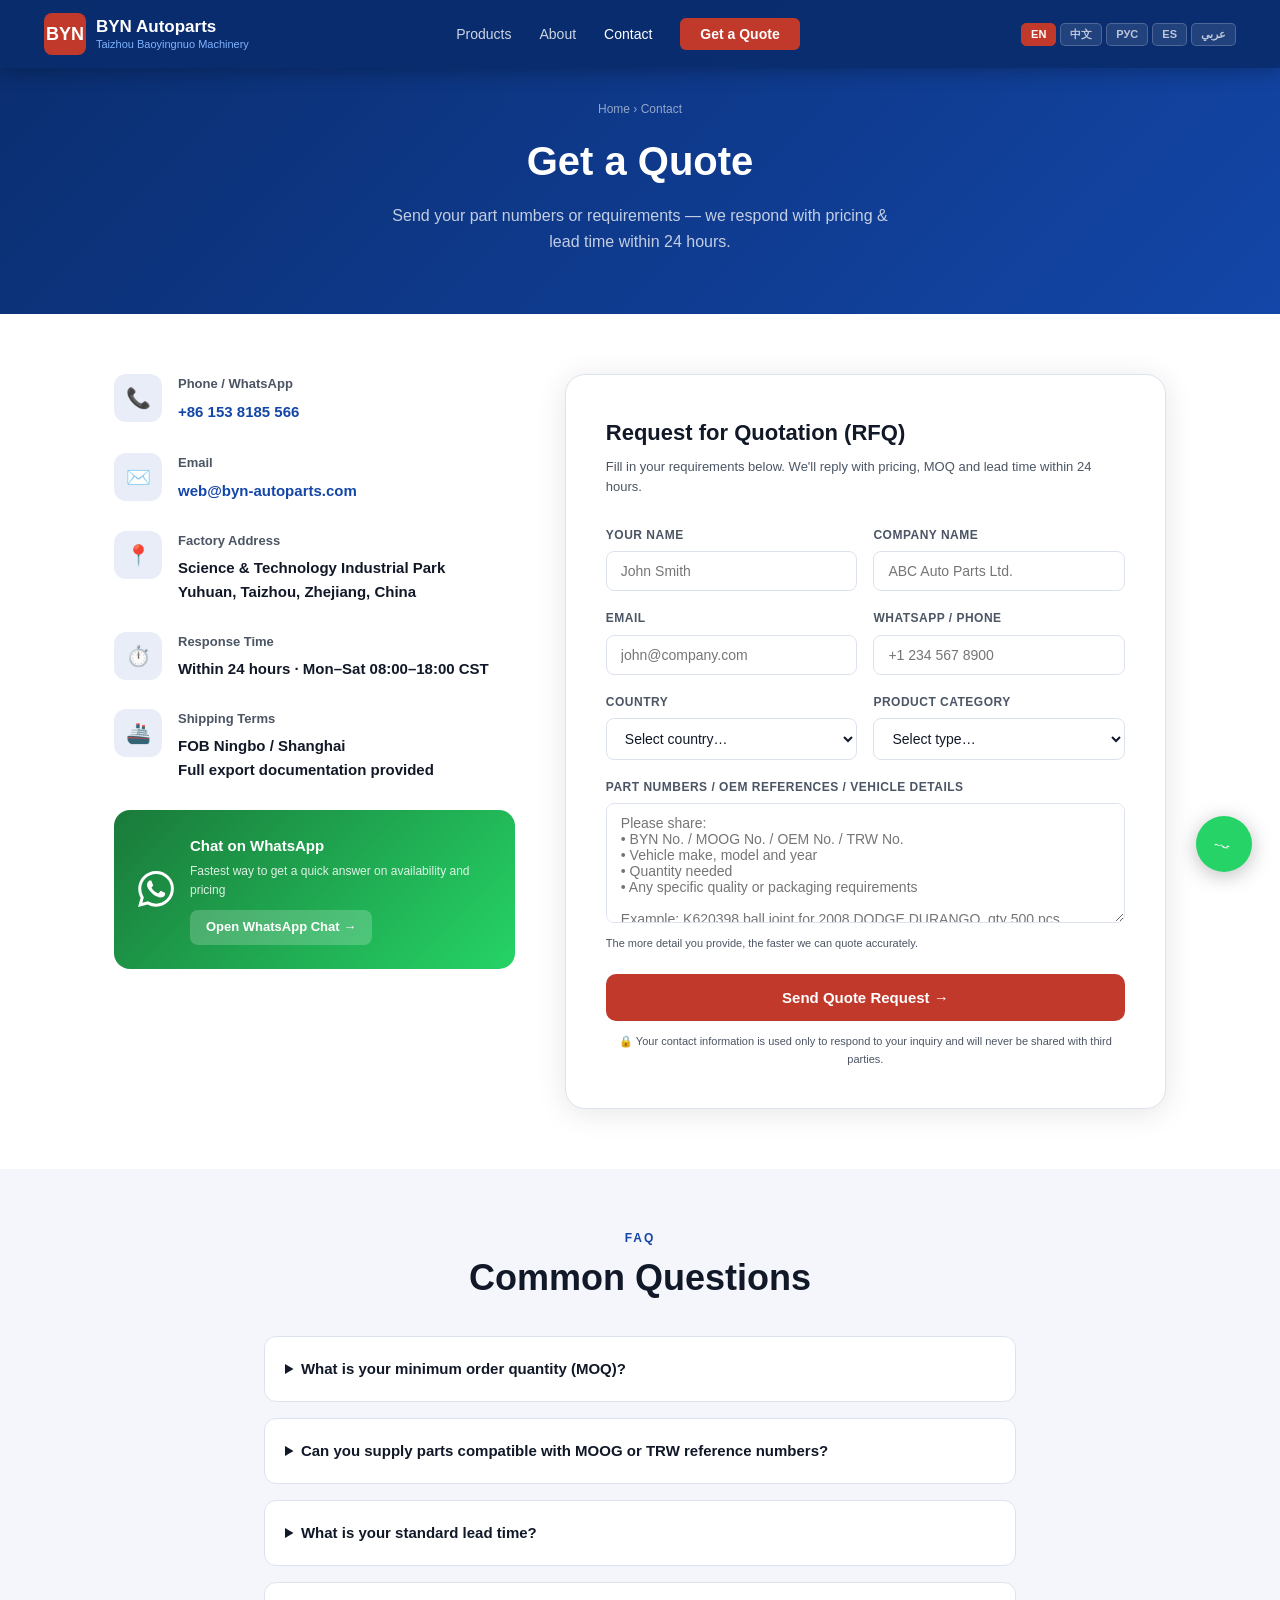
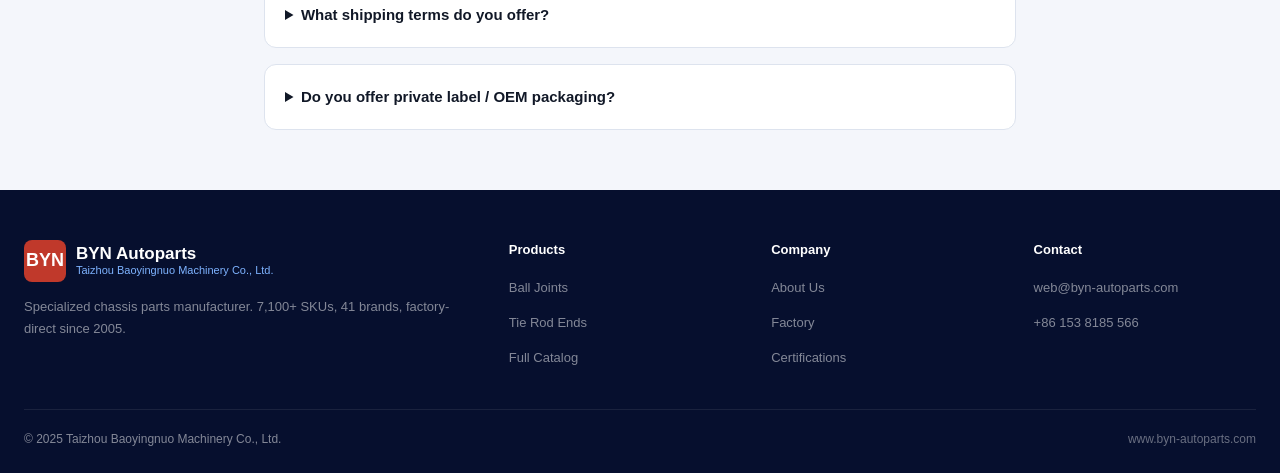
<file: contact.html>
<!DOCTYPE html>
<html lang="en">
<head>
<meta charset="UTF-8">
<meta name="viewport" content="width=device-width,initial-scale=1">
<title>Contact & RFQ – BYN Autoparts | Get a Quote Within 24 Hours</title>
<meta name="description" content="Request a quote from BYN Autoparts. Send your part numbers, OEM references or vehicle details — we respond within 24 hours with pricing and lead time.">
<link rel="stylesheet" href="css/style.css">
<style>
.page-hero{background:linear-gradient(135deg,var(--navy),var(--blue));padding:100px 24px 60px;color:#fff;text-align:center}
.page-hero h1{font-size:40px;font-weight:800;margin-bottom:10px}
.page-hero p{font-size:16px;opacity:.75;max-width:500px;margin:0 auto}

.contact-layout{display:grid;grid-template-columns:1fr 1.5fr;gap:50px;max-width:1100px;margin:0 auto;padding:60px 24px}

/* Info column */
.info-col{}
.info-item{display:flex;gap:16px;margin-bottom:28px;align-items:flex-start}
.info-icon{width:48px;height:48px;background:var(--light);border-radius:12px;display:flex;align-items:center;justify-content:center;font-size:20px;flex-shrink:0}
.info-item h4{font-size:13px;color:var(--mid);font-weight:600;margin-bottom:4px}
.info-item p,.info-item a{font-size:15px;font-weight:600;color:var(--dark)}
.info-item a{color:var(--blue)}

.wa-card{background:linear-gradient(135deg,#1a7a3a,#25d366);border-radius:16px;padding:24px;color:#fff;margin-top:8px;display:flex;align-items:center;gap:16px}
.wa-card svg{width:36px;height:36px;fill:#fff;flex-shrink:0}
.wa-card h4{font-size:15px;font-weight:700;margin-bottom:4px}
.wa-card p{font-size:12px;opacity:.85}
.wa-card a{display:inline-block;margin-top:10px;background:rgba(255,255,255,.2);color:#fff;padding:7px 16px;border-radius:8px;font-size:13px;font-weight:700;text-decoration:none}

/* Form column */
.form-card{background:#fff;border-radius:20px;padding:40px;box-shadow:0 4px 30px rgba(0,0,0,.1);border:1px solid var(--border)}
.form-card h2{font-size:22px;font-weight:800;margin-bottom:6px}
.form-card .sub{font-size:13px;color:var(--mid);margin-bottom:28px}
.form-row{display:grid;grid-template-columns:1fr 1fr;gap:16px}
.fg{margin-bottom:18px}
.fg label{display:block;font-size:12px;font-weight:700;color:var(--mid);margin-bottom:6px;letter-spacing:.5px;text-transform:uppercase}
.fg input,.fg select,.fg textarea{width:100%;border:1.5px solid var(--border);border-radius:8px;padding:11px 14px;font-size:14px;font-family:inherit;color:var(--dark);outline:none;transition:.2s;background:#fff}
.fg input:focus,.fg select:focus,.fg textarea:focus{border-color:var(--blue);box-shadow:0 0 0 3px rgba(19,70,168,.08)}
.fg textarea{resize:vertical;min-height:120px}
.fg .hint{font-size:11px;color:var(--mid);margin-top:4px}
.submit-btn{width:100%;background:var(--red);color:#fff;border:none;padding:15px;border-radius:10px;font-size:15px;font-weight:700;cursor:pointer;font-family:inherit;transition:.2s;margin-top:4px}
.submit-btn:hover{background:#a93226;transform:translateY(-1px)}
.submit-btn:disabled{background:#ccc;transform:none;cursor:default}
.privacy{font-size:11px;color:var(--mid);text-align:center;margin-top:12px}
.success-msg{display:none;background:#d4edda;border:1px solid #a3d9a5;border-radius:10px;padding:20px;text-align:center;color:#1a6b3a;font-weight:600;margin-top:16px}
.success-msg h3{font-size:18px;margin-bottom:6px}

@media(max-width:860px){
  .contact-layout{grid-template-columns:1fr}
  .form-row{grid-template-columns:1fr}
  .page-hero h1{font-size:30px}
}
</style>
<!-- Google tag (gtag.js) -->
<script async src="https://www.googletagmanager.com/gtag/js?id=G-KF9TMG6E7X"></script>
<script>
  window.dataLayer = window.dataLayer || [];
  function gtag(){dataLayer.push(arguments);}
  gtag('js', new Date());
  gtag('config', 'G-KF9TMG6E7X');
</script>
</head>
<body>

<nav>
  <div class="nav-inner">
    <a href="index.html" class="logo">
      <div class="logo-box">BYN</div>
      <div class="logo-text">BYN Autoparts<span>Taizhou Baoyingnuo Machinery</span></div>
    </a>
    <ul class="nav-links">
      <li><a href="products.html" data-i18n="nav_products">Products</a></li>
      <li><a href="about.html" data-i18n="nav_about">About</a></li>
      <li><a href="contact.html" class="active" data-i18n="nav_contact">Contact</a></li>
      <li><a href="contact.html" class="nav-cta" data-i18n="nav_quote">Get a Quote</a></li>
    </ul>
    <div class="hamburger"><span></span><span></span><span></span></div>
  </div>
</nav>
<div class="mobile-menu">
  <a href="products.html">Products &amp; Catalog</a>
  <a href="about.html">About / Factory</a>
  <a href="contact.html">Contact</a>
</div>

<div class="page-hero">
  <div style="font-size:12px;opacity:.55;margin-bottom:10px"><a href="index.html" style="color:#fff">Home</a> › Contact</div>
  <h1 data-i18n="contact_title">Get a Quote</h1>
  <p data-i18n="contact_sub">Send your part numbers or requirements — we respond with pricing &amp; lead time within 24 hours.</p>
</div>

<div class="contact-layout">
  <!-- Info -->
  <div class="info-col">
    <div class="info-item">
      <div class="info-icon">📞</div>
      <div>
        <h4>Phone / WhatsApp</h4>
        <a href="tel:+861538185566">+86 153 8185 566</a>
      </div>
    </div>
    <div class="info-item">
      <div class="info-icon">✉️</div>
      <div>
        <h4>Email</h4>
        <a href="mailto:web@byn-autoparts.com">web@byn-autoparts.com</a>
      </div>
    </div>
    <div class="info-item">
      <div class="info-icon">📍</div>
      <div>
        <h4>Factory Address</h4>
        <p>Science &amp; Technology Industrial Park<br>Yuhuan, Taizhou, Zhejiang, China</p>
      </div>
    </div>
    <div class="info-item">
      <div class="info-icon">⏱️</div>
      <div>
        <h4>Response Time</h4>
        <p>Within 24 hours · Mon–Sat 08:00–18:00 CST</p>
      </div>
    </div>
    <div class="info-item">
      <div class="info-icon">🚢</div>
      <div>
        <h4>Shipping Terms</h4>
        <p>FOB Ningbo / Shanghai<br>Full export documentation provided</p>
      </div>
    </div>

    <div class="wa-card">
      <svg viewBox="0 0 24 24"><path d="M17.472 14.382c-.297-.149-1.758-.867-2.03-.967-.273-.099-.471-.148-.67.15-.197.297-.767.966-.94 1.164-.173.199-.347.223-.644.075-.297-.15-1.255-.463-2.39-1.475-.883-.788-1.48-1.761-1.653-2.059-.173-.297-.018-.458.13-.606.134-.133.298-.347.446-.52.149-.174.198-.298.298-.497.099-.198.05-.371-.025-.52-.075-.149-.669-1.612-.916-2.207-.242-.579-.487-.5-.669-.51-.173-.008-.371-.01-.57-.01-.198 0-.52.074-.792.372-.272.297-1.04 1.016-1.04 2.479 0 1.462 1.065 2.875 1.213 3.074.149.198 2.096 3.2 5.077 4.487.709.306 1.262.489 1.694.625.712.227 1.36.195 1.871.118.571-.085 1.758-.719 2.006-1.413.248-.694.248-1.289.173-1.413-.074-.124-.272-.198-.57-.347m-5.421 7.403h-.004a9.87 9.87 0 01-5.031-1.378l-.361-.214-3.741.982.998-3.648-.235-.374a9.86 9.86 0 01-1.51-5.26c.001-5.45 4.436-9.884 9.888-9.884 2.64 0 5.122 1.03 6.988 2.898a9.825 9.825 0 012.893 6.994c-.003 5.45-4.437 9.884-9.885 9.884m8.413-18.297A11.815 11.815 0 0012.05 0C5.495 0 .16 5.335.157 11.892c0 2.096.547 4.142 1.588 5.945L.057 24l6.305-1.654a11.882 11.882 0 005.683 1.448h.005c6.554 0 11.89-5.335 11.893-11.893a11.821 11.821 0 00-3.48-8.413z"/></svg>
      <div>
        <h4>Chat on WhatsApp</h4>
        <p>Fastest way to get a quick answer on availability and pricing</p>
        <a href="https://wa.me/861538185566" target="_blank">Open WhatsApp Chat →</a>
      </div>
    </div>
  </div>

  <!-- Form -->
  <div class="form-card">
    <h2 data-i18n="form_title">Request for Quotation (RFQ)</h2>
    <p class="sub" data-i18n="form_sub">Fill in your requirements below. We'll reply with pricing, MOQ and lead time within 24 hours.</p>

    <form id="rfqForm" action="https://formsubmit.co/lilyn77999@gmail.com" method="POST">
      <input type="hidden" name="_subject" value="New RFQ from BYN Autoparts Website">
      <input type="hidden" name="_captcha" value="false">
      <input type="hidden" name="_next" value="https://www.byn-autoparts.com/contact.html?sent=1">
      <input type="hidden" name="_template" value="table">
      <input type="text" name="_honey" style="display:none">
      <input type="hidden" name="part_details" id="partDetailsField">

      <div class="form-row">
        <div class="fg">
          <label data-i18n="label_name">Your Name *</label>
          <input type="text" name="name" placeholder="John Smith" required>
        </div>
        <div class="fg">
          <label data-i18n="label_company">Company Name</label>
          <input type="text" name="company" placeholder="ABC Auto Parts Ltd.">
        </div>
      </div>
      <div class="form-row">
        <div class="fg">
          <label data-i18n="label_email">Email *</label>
          <input type="email" name="email" placeholder="john@company.com" required>
        </div>
        <div class="fg">
          <label data-i18n="label_phone">WhatsApp / Phone</label>
          <input type="text" name="phone" placeholder="+1 234 567 8900">
        </div>
      </div>
      <div class="form-row">
        <div class="fg">
          <label data-i18n="label_country">Country</label>
          <select name="country">
            <option value="">Select country…</option>
            <option>United States</option><option>Germany</option><option>United Kingdom</option>
            <option>France</option><option>Australia</option><option>Canada</option>
            <option>Brazil</option><option>Mexico</option><option>Russia</option>
            <option>United Arab Emirates</option><option>Saudi Arabia</option>
            <option>South Africa</option><option>Nigeria</option><option>India</option>
            <option>Japan</option><option>South Korea</option><option>Other</option>
          </select>
        </div>
        <div class="fg">
          <label data-i18n="label_category">Product Category</label>
          <select name="category">
            <option value="">Select type…</option>
            <option>Ball Joints (Passenger Car)</option>
            <option>Ball Joints (Truck / Commercial)</option>
            <option>Tie Rod Ends (Outer)</option>
            <option>Tie Rod Ends (Inner)</option>
            <option>Stabilizer Links / Sway Bar Links</option>
            <option>Suspension Ball Joints</option>
            <option>Ball Housings / Blanks</option>
            <option>Mixed / Multiple Categories</option>
            <option>Custom OEM (drawing available)</option>
          </select>
        </div>
      </div>
      <div class="fg">
        <label data-i18n="label_message">Part Numbers / OEM References / Vehicle Details *</label>
        <textarea id="msgField" name="message" placeholder="Please share:&#10;• BYN No. / MOOG No. / OEM No. / TRW No.&#10;• Vehicle make, model and year&#10;• Quantity needed&#10;• Any specific quality or packaging requirements&#10;&#10;Example: K620398 ball joint for 2008 DODGE DURANGO, qty 500 pcs" required></textarea>
        <div class="hint">The more detail you provide, the faster we can quote accurately.</div>
      </div>
      <button type="submit" class="submit-btn" id="submitBtn" data-i18n="submit_btn">Send Quote Request →</button>
      <p class="privacy">🔒 Your contact information is used only to respond to your inquiry and will never be shared with third parties.</p>
    </form>
    <div class="success-msg" id="successMsg">
      <h3>✅ Inquiry Sent!</h3>
      <p>Thank you — we'll reply to your email with pricing and lead time within 24 hours.</p>
    </div>
  </div>
</div>

<!-- FAQ -->
<section style="background:var(--gray);padding:60px 24px">
  <div class="container" style="max-width:800px">
    <div class="section-label text-center">FAQ</div>
    <div class="section-title text-center">Common Questions</div>
    <div style="margin-top:36px;display:grid;gap:16px">
      <details style="background:#fff;border-radius:12px;padding:20px;border:1px solid var(--border)">
        <summary style="font-weight:700;cursor:pointer;font-size:15px">What is your minimum order quantity (MOQ)?</summary>
        <p style="margin-top:12px;font-size:14px;color:var(--mid);line-height:1.7">MOQ varies by product. For standard parts in our catalog, MOQ typically starts at 50–100 pieces per SKU. For custom or non-catalog parts, we'll confirm MOQ after reviewing your drawing or specifications. First-order MOQ is negotiable for new customers.</p>
      </details>
      <details style="background:#fff;border-radius:12px;padding:20px;border:1px solid var(--border)">
        <summary style="font-weight:700;cursor:pointer;font-size:15px">Can you supply parts compatible with MOOG or TRW reference numbers?</summary>
        <p style="margin-top:12px;font-size:14px;color:var(--mid);line-height:1.7">Yes. Our entire catalog is cross-referenced against MOOG and TRW numbers. Simply search by MOOG No. or TRW No. on our Products page, or include the reference number in your inquiry.</p>
      </details>
      <details style="background:#fff;border-radius:12px;padding:20px;border:1px solid var(--border)">
        <summary style="font-weight:700;cursor:pointer;font-size:15px">What is your standard lead time?</summary>
        <p style="margin-top:12px;font-size:14px;color:var(--mid);line-height:1.7">For in-stock or standard catalog items: 15–25 working days. For items requiring new tooling or custom specifications: 30–45 working days. Lead time is confirmed in the quotation.</p>
      </details>
      <details style="background:#fff;border-radius:12px;padding:20px;border:1px solid var(--border)">
        <summary style="font-weight:700;cursor:pointer;font-size:15px">What shipping terms do you offer?</summary>
        <p style="margin-top:12px;font-size:14px;color:var(--mid);line-height:1.7">We ship FOB Ningbo or FOB Shanghai. We can also arrange CIF, DDP or other Incoterms on request. Full export documentation (packing list, commercial invoice, certificate of origin) is provided with every shipment.</p>
      </details>
      <details style="background:#fff;border-radius:12px;padding:20px;border:1px solid var(--border)">
        <summary style="font-weight:700;cursor:pointer;font-size:15px">Do you offer private label / OEM packaging?</summary>
        <p style="margin-top:12px;font-size:14px;color:var(--mid);line-height:1.7">Yes. We support custom branded boxes, bags and labels. Minimum order for custom packaging is typically 200–500 pieces. Please include your packaging requirements in the inquiry form.</p>
      </details>
    </div>
  </div>
</section>

<footer>
  <div class="footer-grid">
    <div class="footer-brand">
      <div class="logo"><div class="logo-box">BYN</div><div class="logo-text">BYN Autoparts<span>Taizhou Baoyingnuo Machinery Co., Ltd.</span></div></div>
      <p style="margin-top:14px" data-i18n="footer_desc">Specialized chassis parts manufacturer. 7,100+ SKUs, 41 brands, factory-direct since 2005.</p>
    </div>
    <div class="footer-col"><h4>Products</h4><ul>
      <li><a href="products.html">Ball Joints</a></li>
      <li><a href="products.html">Tie Rod Ends</a></li>
      <li><a href="products.html">Full Catalog</a></li>
    </ul></div>
    <div class="footer-col"><h4>Company</h4><ul>
      <li><a href="about.html">About Us</a></li>
      <li><a href="about.html#factory">Factory</a></li>
      <li><a href="about.html#certs">Certifications</a></li>
    </ul></div>
    <div class="footer-col"><h4>Contact</h4><ul>
      <li><a href="mailto:web@byn-autoparts.com">web@byn-autoparts.com</a></li>
      <li><a href="tel:+861538185566">+86 153 8185 566</a></li>
    </ul></div>
  </div>
  <div class="footer-bottom"><span>© 2025 Taizhou Baoyingnuo Machinery Co., Ltd.</span><a href="#">www.byn-autoparts.com</a></div>
</footer>

<a href="https://wa.me/861538185566" class="wa-float" target="_blank" aria-label="WhatsApp">
  <svg viewBox="0 0 24 24"><path d="M17.472 14.382c-.297-.149-1.758-.867-2.03-.967-.273-.099-.471-.148-.67.15-.197.297-.767.966-.94 1.164-.173.199-.347.223-.644.075-.297-.15-1.255-.463-2.39-1.475-.883-.788-1.761-1.653-2.059-.173-.297-.018-.458.13-.606.134-.133.298-.347.446-.52.149-.174.198-.298.298-.497.099-.198.05-.371-.025-.52-.075-.149-.669-1.612-.916-2.207-.242-.579-.487-.5-.669-.51-.173-.008-.371-.01-.57-.01-.198 0-.52.074-.792.372-.272.297-1.04 1.016-1.04 2.479 0 1.462 1.065 2.875 1.213 3.074.149.198 2.096 3.2 5.077 4.487.709.306 1.262.489 1.694.625.712.227 1.36.195 1.871.118.571-.085 1.758-.719 2.006-1.413.248-.694.248-1.289.173-1.413-.074-.124-.272-.198-.57-.347m-5.421 7.403h-.004a9.87 9.87 0 01-5.031-1.378l-.361-.214-3.741.982.998-3.648-.235-.374a9.86 9.86 0 01-1.51-5.26c.001-5.45 4.436-9.884 9.888-9.884 2.64 0 5.122 1.03 6.988 2.898a9.825 9.825 0 012.893 6.994c-.003 5.45-4.437 9.884-9.885 9.884m8.413-18.297A11.815 11.815 0 0012.05 0C5.495 0 .16 5.335.157 11.892c0 2.096.547 4.142 1.588 5.945L.057 24l6.305-1.654a11.882 11.882 0 005.683 1.448h.005c6.554 0 11.89-5.335 11.893-11.893a11.821 11.821 0 00-3.48-8.413z"/></svg>
</a>

<script src="js/main.js"></script>
<script src="js/i18n.js"></script>
<script>
// Pre-fill from URL params (when coming from products page RFQ button)
const params = new URLSearchParams(location.search);
if(params.get('part')) {
  const msg = decodeURIComponent(params.get('part'));
  document.getElementById('msgField').value = 'Part enquiry:\n' + msg + '\n\nQuantity needed: ';
}
if(params.get('sent') === '1') {
  document.getElementById('rfqForm').style.display = 'none';
  document.getElementById('successMsg').style.display = 'block';
}

document.getElementById('rfqForm').addEventListener('submit', function(e) {
  const btn = document.getElementById('submitBtn');
  btn.disabled = true;
  btn.textContent = 'Sending…';
});
</script>
</body>
</html>
</file>
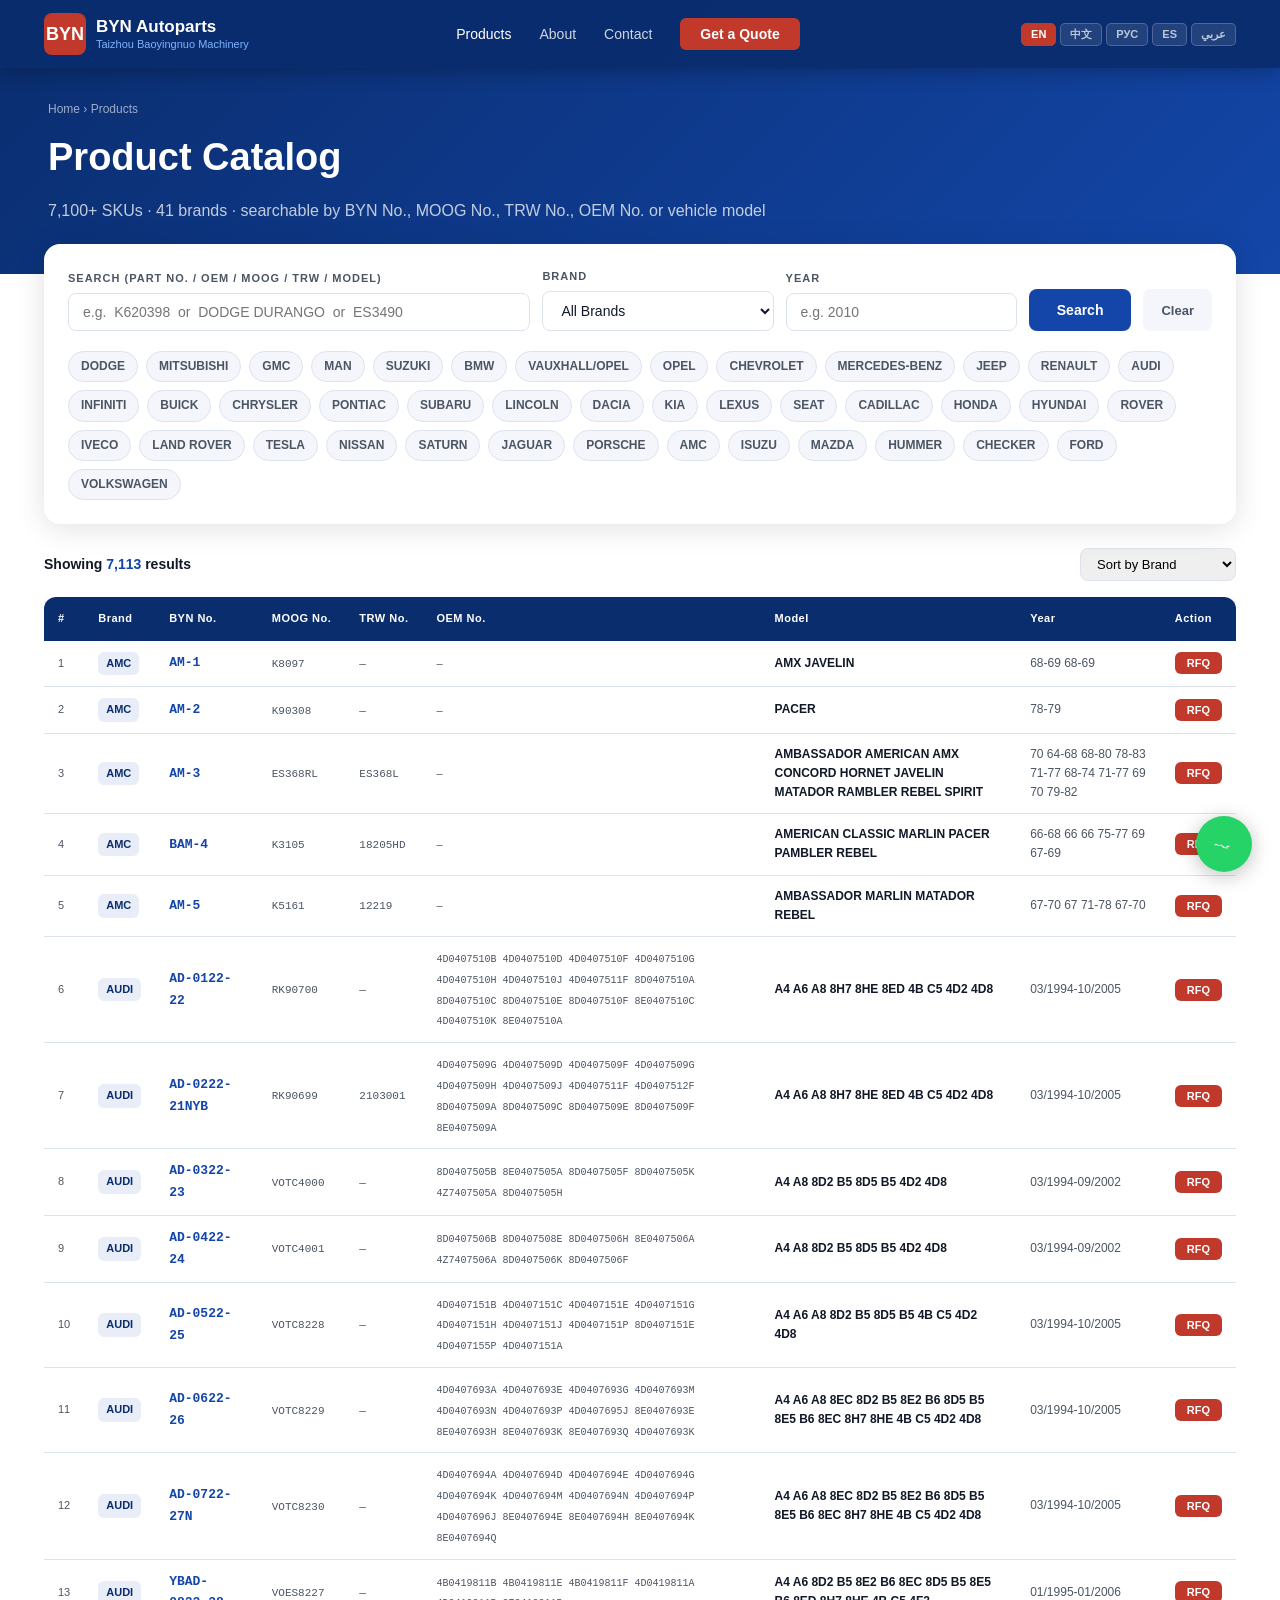
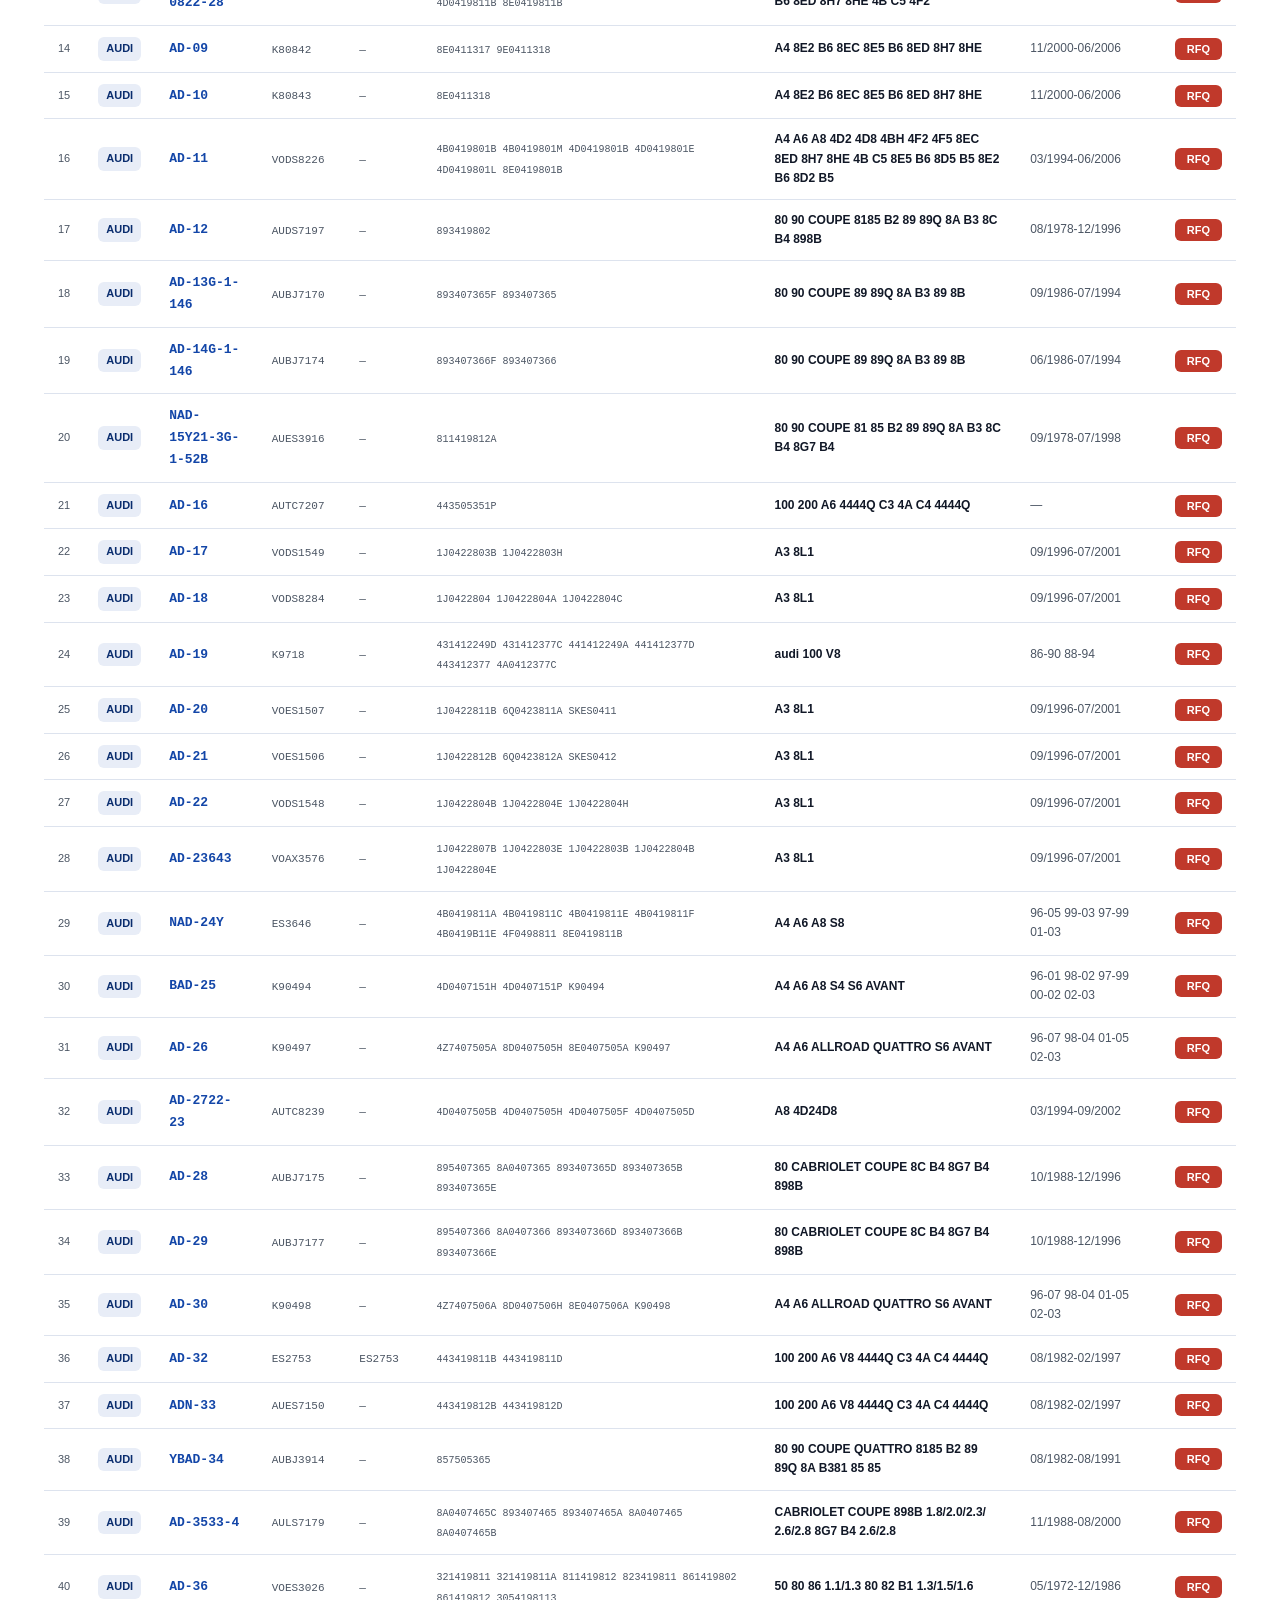
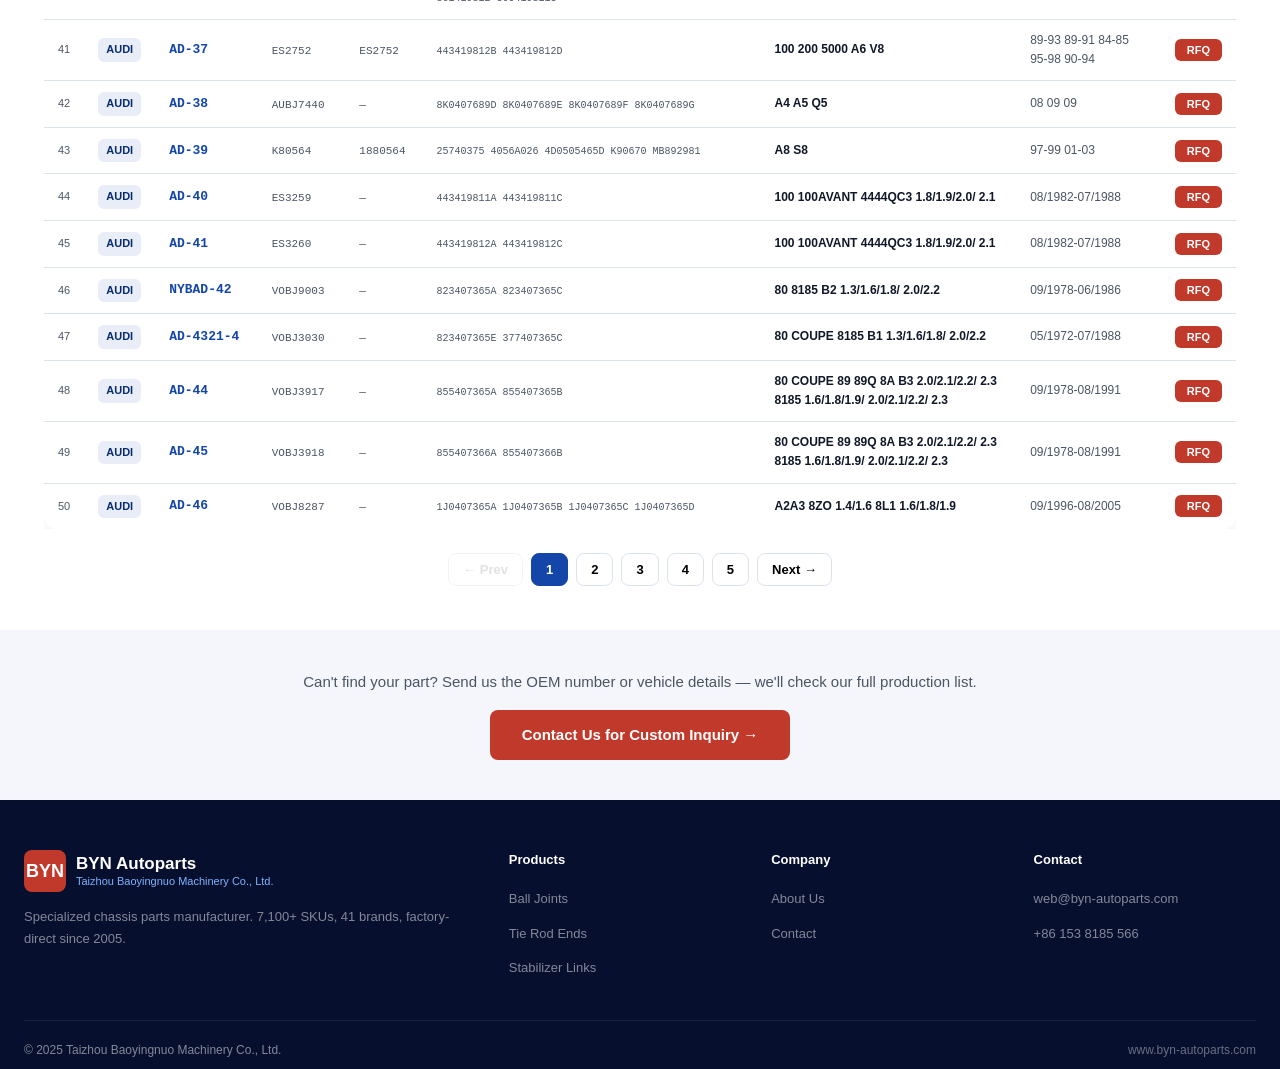
<file: products.html>
<!DOCTYPE html>
<html lang="en">
<head>
<meta charset="UTF-8">
<meta name="viewport" content="width=device-width,initial-scale=1">
<title>Product Catalog – BYN Autoparts | Search 7,100+ Chassis Parts</title>
<meta name="description" content="Search BYN Autoparts full catalog of 7,100+ chassis parts. Filter by brand, search by MOOG number, TRW number, OEM number or vehicle model.">
<link rel="canonical" href="https://www.byn-autoparts.com/products.html">
<meta property="og:title" content="Product Catalog – BYN Autoparts | 7,100+ Chassis Parts">
<meta property="og:description" content="Search 7,100+ ball joints, tie rod ends and suspension parts. Filter by brand or search by MOOG/TRW/OEM number.">
<meta property="og:url" content="https://www.byn-autoparts.com/products.html">
<meta property="og:type" content="website">
<link rel="stylesheet" href="css/style.css">
<style>
.page-hero{background:linear-gradient(135deg,var(--navy),var(--blue));padding:100px 24px 50px;color:#fff}
.page-hero h1{font-size:38px;font-weight:800;margin-bottom:10px}
.page-hero p{font-size:16px;opacity:.75}

/* Search Panel */
.search-panel{background:#fff;border-radius:16px;padding:24px;box-shadow:0 4px 30px rgba(0,0,0,.12);max-width:1240px;margin:-30px auto 0;position:relative;z-index:10}
.search-row{display:flex;gap:12px;flex-wrap:wrap;align-items:flex-end}
.sf{display:flex;flex-direction:column;gap:6px;flex:1;min-width:160px}
.sf label{font-size:11px;font-weight:700;color:var(--mid);letter-spacing:1px;text-transform:uppercase}
.sf input,.sf select{border:1.5px solid var(--border);border-radius:8px;padding:10px 14px;font-size:14px;outline:none;font-family:inherit;color:var(--dark);background:#fff}
.sf input:focus,.sf select:focus{border-color:var(--blue)}
.sf-wide{flex:2}
.search-btn{background:var(--blue);color:#fff;border:none;padding:11px 28px;border-radius:8px;font-size:14px;font-weight:700;cursor:pointer;white-space:nowrap;height:42px;font-family:inherit;transition:.2s}
.search-btn:hover{background:var(--navy)}
.clear-btn{background:var(--gray);color:var(--mid);border:none;padding:11px 18px;border-radius:8px;font-size:13px;font-weight:600;cursor:pointer;height:42px;font-family:inherit}

/* Results */
.results-area{max-width:1240px;margin:0 auto;padding:24px}
.results-bar{display:flex;align-items:center;justify-content:space-between;margin-bottom:16px;flex-wrap:wrap;gap:10px}
.results-count{font-size:14px;font-weight:700;color:var(--dark)}
.results-count span{color:var(--blue)}
.sort-sel{border:1.5px solid var(--border);border-radius:8px;padding:7px 12px;font-size:13px;font-family:inherit;outline:none;cursor:pointer}

/* Table */
.catalog-table{width:100%;border-collapse:collapse;font-size:13px;background:#fff;border-radius:12px;overflow:hidden;box-shadow:0 2px 16px rgba(0,0,0,.07)}
.catalog-table thead tr{background:var(--navy);color:#fff}
.catalog-table th{padding:13px 14px;text-align:left;font-size:11px;font-weight:700;letter-spacing:.5px;white-space:nowrap}
.catalog-table td{padding:11px 14px;border-bottom:1px solid var(--border);vertical-align:middle}
.catalog-table tr:last-child td{border:none}
.catalog-table tr:hover td{background:var(--gray)}
.brand-tag{display:inline-block;background:var(--light);color:var(--navy);font-size:11px;font-weight:700;padding:3px 8px;border-radius:6px;white-space:nowrap}
.byn-no{font-family:monospace;font-weight:700;color:var(--blue);font-size:13px}
.ref-no{font-family:monospace;font-size:11px;color:var(--mid)}
.rfq-btn{background:var(--red);color:#fff;border:none;padding:5px 12px;border-radius:6px;font-size:11px;font-weight:700;cursor:pointer;white-space:nowrap;font-family:inherit}
.rfq-btn:hover{background:#a93226}
.hl{background:#fff3c4;border-radius:3px;padding:0 2px}

/* Pagination */
.pagination{display:flex;gap:8px;justify-content:center;margin-top:24px;flex-wrap:wrap}
.pg-btn{border:1.5px solid var(--border);background:#fff;padding:8px 14px;border-radius:8px;font-size:13px;font-weight:600;cursor:pointer;transition:.2s;font-family:inherit}
.pg-btn:hover,.pg-btn.active{background:var(--blue);color:#fff;border-color:var(--blue)}
.pg-btn:disabled{opacity:.4;cursor:default}

/* Empty state */
.empty{text-align:center;padding:60px 24px;color:var(--mid)}
.empty h3{font-size:20px;margin-bottom:8px;color:var(--dark)}

/* Brand filter pills */
.brand-filter{display:flex;flex-wrap:wrap;gap:8px;margin:20px 0 0}
.brand-pill{background:var(--gray);border:1.5px solid var(--border);color:var(--mid);font-size:12px;font-weight:600;padding:5px 12px;border-radius:20px;cursor:pointer;transition:.2s}
.brand-pill:hover{border-color:var(--blue);color:var(--blue)}
.brand-pill.active{background:var(--blue);color:#fff;border-color:var(--blue)}

/* Mobile table */
@media(max-width:768px){
  .catalog-table{display:block;overflow-x:auto}
  .page-hero h1{font-size:28px}
  .search-row{flex-direction:column}
  .sf{width:100%}
}
</style>
<!-- Google tag (gtag.js) -->
<script async src="https://www.googletagmanager.com/gtag/js?id=G-KF9TMG6E7X"></script>
<script>
  window.dataLayer = window.dataLayer || [];
  function gtag(){dataLayer.push(arguments);}
  gtag('js', new Date());
  gtag('config', 'G-KF9TMG6E7X');
</script>
</head>
<body>

<nav>
  <div class="nav-inner">
    <a href="index.html" class="logo">
      <div class="logo-box">BYN</div>
      <div class="logo-text">BYN Autoparts<span>Taizhou Baoyingnuo Machinery</span></div>
    </a>
    <ul class="nav-links">
      <li><a href="products.html" class="active" data-i18n="nav_products">Products</a></li>
      <li><a href="about.html" data-i18n="nav_about">About</a></li>
      <li><a href="contact.html" data-i18n="nav_contact">Contact</a></li>
      <li><a href="contact.html" class="nav-cta" data-i18n="nav_quote">Get a Quote</a></li>
    </ul>
    <div class="hamburger"><span></span><span></span><span></span></div>
  </div>
</nav>
<div class="mobile-menu">
  <a href="products.html">Products &amp; Catalog</a>
  <a href="about.html">About / Factory</a>
  <a href="contact.html">Contact</a>
  <a href="contact.html" style="color:#ff8f80;font-weight:700">→ Get a Quote</a>
</div>

<div class="page-hero">
  <div class="container">
    <div style="font-size:12px;opacity:.6;margin-bottom:8px"><a href="index.html" style="color:#fff">Home</a> › Products</div>
    <h1 data-i18n="prod_page_title">Product Catalog</h1>
    <p data-i18n="prod_page_sub">7,100+ SKUs · 41 brands · searchable by BYN No., MOOG No., TRW No., OEM No. or vehicle model</p>
  </div>
</div>

<div style="max-width:1240px;margin:0 auto;padding:0 24px">
  <div class="search-panel">
    <div class="search-row">
      <div class="sf sf-wide">
        <label data-i18n="search_label">Search (Part No. / OEM / MOOG / TRW / Model)</label>
        <input type="text" id="searchInput" placeholder="e.g.  K620398  or  DODGE DURANGO  or  ES3490">
      </div>
      <div class="sf">
        <label data-i18n="search_brand">Brand</label>
        <select id="brandSel">
          <option value="">All Brands</option>
        </select>
      </div>
      <div class="sf">
        <label data-i18n="search_year">Year</label>
        <input type="text" id="yearInput" placeholder="e.g. 2010">
      </div>
      <button class="search-btn" onclick="doSearch()" data-i18n="search_btn">Search</button>
      <button class="clear-btn" onclick="clearSearch()" data-i18n="search_clear">Clear</button>
    </div>
    <div class="brand-filter" id="brandPills"></div>
  </div>
</div>

<div class="results-area">
  <div class="results-bar">
    <div class="results-count">Showing <span id="countSpan">—</span> results</div>
    <select class="sort-sel" id="sortSel" onchange="renderPage(1)">
      <option value="brand">Sort by Brand</option>
      <option value="byn">Sort by BYN No.</option>
      <option value="moog">Sort by MOOG No.</option>
      <option value="model">Sort by Model</option>
    </select>
  </div>
  <div style="overflow-x:auto">
    <table class="catalog-table">
      <thead>
        <tr>
          <th>#</th>
          <th data-i18n="col_brand">Brand</th>
          <th data-i18n="col_byn">BYN No.</th>
          <th data-i18n="col_moog">MOOG No.</th>
          <th data-i18n="col_trw">TRW No.</th>
          <th data-i18n="col_oem">OEM No.</th>
          <th data-i18n="col_model">Model</th>
          <th data-i18n="col_year">Year</th>
          <th data-i18n="col_action">Action</th>
        </tr>
      </thead>
      <tbody id="tableBody"></tbody>
    </table>
  </div>
  <div class="empty" id="emptyState" style="display:none">
    <h3 data-i18n="empty_title">No parts found</h3>
    <p data-i18n="empty_sub">Try a different search term or <a href="contact.html" style="color:var(--blue)">contact us</a> — we may have the part unlisted.</p>
  </div>
  <div class="pagination" id="pagination"></div>
</div>

<div style="background:var(--gray);padding:40px 24px;text-align:center;margin-top:20px">
  <p style="font-size:15px;color:var(--mid);margin-bottom:16px">Can't find your part? Send us the OEM number or vehicle details — we'll check our full production list.</p>
  <a href="contact.html" class="btn btn-primary" style="padding:13px 32px;font-size:15px">Contact Us for Custom Inquiry →</a>
</div>

<footer>
  <div class="footer-grid">
    <div class="footer-brand">
      <div class="logo"><div class="logo-box">BYN</div><div class="logo-text">BYN Autoparts<span>Taizhou Baoyingnuo Machinery Co., Ltd.</span></div></div>
      <p style="margin-top:14px" data-i18n="footer_desc">Specialized chassis parts manufacturer. 7,100+ SKUs, 41 brands, factory-direct since 2005.</p>
    </div>
    <div class="footer-col"><h4>Products</h4><ul>
      <li><a href="products.html">Ball Joints</a></li>
      <li><a href="products.html">Tie Rod Ends</a></li>
      <li><a href="products.html">Stabilizer Links</a></li>
    </ul></div>
    <div class="footer-col"><h4>Company</h4><ul>
      <li><a href="about.html">About Us</a></li>
      <li><a href="contact.html">Contact</a></li>
    </ul></div>
    <div class="footer-col"><h4>Contact</h4><ul>
      <li><a href="mailto:web@byn-autoparts.com">web@byn-autoparts.com</a></li>
      <li><a href="tel:+861538185566">+86 153 8185 566</a></li>
    </ul></div>
  </div>
  <div class="footer-bottom"><span>© 2025 Taizhou Baoyingnuo Machinery Co., Ltd.</span><a href="#">www.byn-autoparts.com</a></div>
</footer>

<a href="https://wa.me/861538185566" class="wa-float" target="_blank" aria-label="WhatsApp">
  <svg viewBox="0 0 24 24"><path d="M17.472 14.382c-.297-.149-1.758-.867-2.03-.967-.273-.099-.471-.148-.67.15-.197.297-.767.966-.94 1.164-.173.199-.347.223-.644.075-.297-.15-1.255-.463-2.39-1.475-.883-.788-1.761-1.653-2.059-.173-.297-.018-.458.13-.606.134-.133.298-.347.446-.52.149-.174.198-.298.298-.497.099-.198.05-.371-.025-.52-.075-.149-.669-1.612-.916-2.207-.242-.579-.487-.5-.669-.51-.173-.008-.371-.01-.57-.01-.198 0-.52.074-.792.372-.272.297-1.04 1.016-1.04 2.479 0 1.462 1.065 2.875 1.213 3.074.149.198 2.096 3.2 5.077 4.487.709.306 1.262.489 1.694.625.712.227 1.36.195 1.871.118.571-.085 1.758-.719 2.006-1.413.248-.694.248-1.289.173-1.413-.074-.124-.272-.198-.57-.347m-5.421 7.403h-.004a9.87 9.87 0 01-5.031-1.378l-.361-.214-3.741.982.998-3.648-.235-.374a9.86 9.86 0 01-1.51-5.26c.001-5.45 4.436-9.884 9.888-9.884 2.64 0 5.122 1.03 6.988 2.898a9.825 9.825 0 012.893 6.994c-.003 5.45-4.437 9.884-9.885 9.884m8.413-18.297A11.815 11.815 0 0012.05 0C5.495 0 .16 5.335.157 11.892c0 2.096.547 4.142 1.588 5.945L.057 24l6.305-1.654a11.882 11.882 0 005.683 1.448h.005c6.554 0 11.89-5.335 11.893-11.893a11.821 11.821 0 00-3.48-8.413z"/></svg>
</a>

<script src="js/catalog-data.js"></script>
<script src="js/main.js"></script>
<script src="js/i18n.js"></script>
<script>
const PAGE_SIZE = 50;
let filtered = [];
let currentPage = 1;
let activeBrandPill = '';

// Init brand dropdown + pills
window.addEventListener('load', () => {
  const sel = document.getElementById('brandSel');
  const pillContainer = document.getElementById('brandPills');

  // Count by brand
  const counts = {};
  BYN_CATALOG.forEach(r => { counts[r.brand] = (counts[r.brand]||0)+1; });
  const sorted = Object.entries(counts).sort((a,b) => b[1]-a[1]);

  sorted.forEach(([brand, count]) => {
    const opt = document.createElement('option');
    opt.value = brand; opt.textContent = `${brand} (${count})`;
    sel.appendChild(opt);

    const pill = document.createElement('span');
    pill.className = 'brand-pill';
    pill.textContent = brand;
    pill.onclick = () => {
      activeBrandPill = activeBrandPill === brand ? '' : brand;
      document.querySelectorAll('.brand-pill').forEach(p => p.classList.remove('active'));
      if(activeBrandPill) { pill.classList.add('active'); sel.value = brand; }
      else sel.value = '';
      doSearch();
    };
    pillContainer.appendChild(pill);
  });

  // Read URL params
  const params = new URLSearchParams(location.search);
  if(params.get('q')) { document.getElementById('searchInput').value = params.get('q'); }
  if(params.get('brand')) {
    sel.value = params.get('brand');
    activeBrandPill = params.get('brand');
    document.querySelectorAll('.brand-pill').forEach(p => {
      if(p.textContent === params.get('brand')) p.classList.add('active');
    });
  }
  doSearch();
});

function normalize(s) { return (s||'').toLowerCase().replace(/[\s\-\.]/g,''); }

function doSearch() {
  const q = normalize(document.getElementById('searchInput').value);
  const brand = document.getElementById('brandSel').value;
  const year = document.getElementById('yearInput').value.trim();

  filtered = BYN_CATALOG.filter(r => {
    if(brand && r.brand !== brand) return false;
    if(year && !r.year.includes(year)) return false;
    if(!q) return true;
    return normalize(r.byn).includes(q)
        || normalize(r.moog).includes(q)
        || normalize(r.trw).includes(q)
        || normalize(r.oem).includes(q)
        || normalize(r.model).includes(q)
        || normalize(r.brand).includes(q);
  });

  // Sort
  const sort = document.getElementById('sortSel').value;
  filtered.sort((a,b) => (a[sort]||'').localeCompare(b[sort]||''));

  renderPage(1);
}

function clearSearch() {
  document.getElementById('searchInput').value = '';
  document.getElementById('brandSel').value = '';
  document.getElementById('yearInput').value = '';
  activeBrandPill = '';
  document.querySelectorAll('.brand-pill').forEach(p => p.classList.remove('active'));
  doSearch();
}

function highlight(text, q) {
  if(!q || !text) return text||'';
  const re = new RegExp('('+q.replace(/[-\/\\^$*+?.()|[\]{}]/g,'\\$&')+')', 'gi');
  return text.replace(re, '<mark class="hl">$1</mark>');
}

function renderPage(page) {
  currentPage = page;
  const q = document.getElementById('searchInput').value.trim();
  const start = (page-1)*PAGE_SIZE;
  const slice = filtered.slice(start, start+PAGE_SIZE);

  document.getElementById('countSpan').textContent =
    filtered.length.toLocaleString() + (filtered.length !== BYN_CATALOG.length ? ` of ${BYN_CATALOG.length.toLocaleString()}` : '');

  const tbody = document.getElementById('tableBody');
  tbody.innerHTML = '';
  document.getElementById('emptyState').style.display = filtered.length ? 'none' : 'block';

  slice.forEach((r, i) => {
    const rfqData = encodeURIComponent(`BYN No: ${r.byn} | MOOG: ${r.moog} | OEM: ${r.oem} | ${r.brand} ${r.model} ${r.year}`);
    const tr = document.createElement('tr');
    tr.innerHTML = `
      <td style="color:var(--mid);font-size:11px">${start+i+1}</td>
      <td><span class="brand-tag">${highlight(r.brand,q)}</span></td>
      <td><span class="byn-no">${highlight(r.byn,q)||'—'}</span></td>
      <td><span class="ref-no">${highlight(r.moog,q)||'—'}</span></td>
      <td><span class="ref-no">${highlight(r.trw,q)||'—'}</span></td>
      <td><span class="ref-no" style="font-size:10px">${highlight(r.oem,q)||'—'}</span></td>
      <td style="font-size:12px;font-weight:600">${highlight(r.model,q)||'—'}</td>
      <td style="font-size:12px;color:var(--mid)">${r.year||'—'}</td>
      <td><button class="rfq-btn" onclick="rfq('${rfqData}')">${typeof T==='function'?T('rfq_btn'):'RFQ'}</button></td>`;
    tbody.appendChild(tr);
  });

  renderPagination();
}

function rfq(data) {
  const msg = decodeURIComponent(data);
  location.href = 'contact.html?part=' + encodeURIComponent(msg);
}

function renderPagination() {
  const total = Math.ceil(filtered.length / PAGE_SIZE);
  const pag = document.getElementById('pagination');
  pag.innerHTML = '';
  if(total <= 1) return;

  const addBtn = (label, page, disabled=false, active=false) => {
    const b = document.createElement('button');
    b.className = 'pg-btn' + (active?' active':'');
    b.textContent = label; b.disabled = disabled;
    b.onclick = () => { renderPage(page); window.scrollTo(0,200); };
    pag.appendChild(b);
  };

  addBtn('← Prev', currentPage-1, currentPage===1);
  const start = Math.max(1, currentPage-2);
  const end = Math.min(total, start+4);
  for(let p=start; p<=end; p++) addBtn(p, p, false, p===currentPage);
  addBtn('Next →', currentPage+1, currentPage===total);
}

document.getElementById('searchInput').addEventListener('keydown', e => { if(e.key==='Enter') doSearch(); });
</script>
</body>
</html>
</file>
<file: css/style.css>
:root{
  --navy:#0a2d6e;--blue:#1346a8;--red:#c0392b;
  --gray:#f4f6fb;--dark:#111827;--mid:#4b5563;
  --light:#e8edf7;--white:#fff;
  --border:#dde3ee;
}
*{box-sizing:border-box;margin:0;padding:0}
html{scroll-behavior:smooth}
body{font-family:"Segoe UI",Arial,sans-serif;color:var(--dark);background:var(--white);font-size:16px;line-height:1.6}
a{text-decoration:none;color:inherit}
img{max-width:100%;display:block}

/* ── Nav ── */
nav{position:fixed;top:0;left:0;right:0;z-index:999;background:rgba(10,45,110,.97);backdrop-filter:blur(8px);box-shadow:0 2px 20px rgba(0,0,0,.3)}
.nav-inner{max-width:1240px;margin:0 auto;padding:0 24px;display:flex;align-items:center;justify-content:space-between;height:68px}
.logo{display:flex;align-items:center;gap:10px}
.logo-box{width:42px;height:42px;background:var(--red);border-radius:8px;display:flex;align-items:center;justify-content:center;font-size:18px;font-weight:900;color:#fff}
.logo-text{color:#fff;font-size:17px;font-weight:700;line-height:1.2}
.logo-text span{color:#7eb3ff;font-size:11px;font-weight:400;display:block}
.nav-links{display:flex;gap:28px;list-style:none;align-items:center}
.nav-links a{color:rgba(255,255,255,.8);font-size:14px;font-weight:500;transition:.2s}
.nav-links a:hover,.nav-links a.active{color:#fff}
.nav-cta{background:var(--red);color:#fff!important;padding:8px 20px;border-radius:6px;font-weight:600!important}
.nav-cta:hover{background:#a93226!important}
.hamburger{display:none;flex-direction:column;gap:5px;cursor:pointer;padding:4px}
.hamburger span{width:24px;height:2px;background:#fff;border-radius:2px;transition:.3s}
.mobile-menu{display:none;position:fixed;top:68px;left:0;right:0;background:rgba(10,45,110,.98);padding:20px 24px;z-index:998}
.mobile-menu a{display:block;color:#fff;padding:12px 0;border-bottom:1px solid rgba(255,255,255,.1);font-size:15px}
.mobile-menu.open{display:block}

/* ── Container ── */
.container{max-width:1240px;margin:0 auto;padding:0 24px}
.page-top{padding-top:68px}

/* ── Buttons ── */
.btn{display:inline-block;padding:12px 28px;border-radius:8px;font-weight:600;font-size:14px;cursor:pointer;transition:.2s;border:none;font-family:inherit}
.btn-primary{background:var(--red);color:#fff}
.btn-primary:hover{background:#a93226;transform:translateY(-1px)}
.btn-outline{border:2px solid rgba(255,255,255,.4);color:#fff}
.btn-outline:hover{border-color:#fff;background:rgba(255,255,255,.1)}
.btn-blue{background:var(--blue);color:#fff}
.btn-blue:hover{background:var(--navy)}

/* ── Section ── */
section{padding:80px 24px}
.section-label{font-size:12px;font-weight:700;letter-spacing:2px;color:var(--blue);text-transform:uppercase;margin-bottom:8px}
.section-title{font-size:36px;font-weight:800;line-height:1.2;margin-bottom:12px}
.section-sub{font-size:16px;color:var(--mid);max-width:580px}
.text-center{text-align:center}
.text-center .section-sub{margin:0 auto}

/* ── Tags ── */
.tag{display:inline-block;font-size:11px;background:var(--light);color:var(--blue);padding:3px 10px;border-radius:20px;font-weight:600}
.tag-red{background:#fdecea;color:var(--red)}

/* ── WhatsApp Float ── */
.wa-float{position:fixed;bottom:28px;right:28px;z-index:997;width:56px;height:56px;background:#25d366;border-radius:50%;display:flex;align-items:center;justify-content:center;box-shadow:0 4px 20px rgba(0,0,0,.25);transition:.2s}
.wa-float:hover{transform:scale(1.1)}
.wa-float svg{width:28px;height:28px;fill:#fff}

/* ── Footer ── */
footer{background:#060f2e;color:rgba(255,255,255,.5);padding:50px 24px 24px}
.footer-grid{max-width:1240px;margin:0 auto;display:grid;grid-template-columns:2fr 1fr 1fr 1fr;gap:40px;padding-bottom:40px}
.footer-brand .logo-text{color:#fff}
.footer-brand p{font-size:13px;line-height:1.7;margin-top:12px}
.footer-col h4{color:#fff;font-size:13px;font-weight:700;margin-bottom:14px}
.footer-col ul{list-style:none;display:grid;gap:9px}
.footer-col ul li a{font-size:13px;color:rgba(255,255,255,.5);transition:.2s}
.footer-col ul li a:hover{color:#fff}
.footer-bottom{max-width:1240px;margin:0 auto;border-top:1px solid rgba(255,255,255,.08);padding-top:20px;display:flex;justify-content:space-between;font-size:12px}
.footer-bottom a{color:rgba(255,255,255,.4)}

/* ── Language Switcher ── */
.lang-switcher{display:flex;gap:4px;align-items:center;margin-left:14px}
.lang-btn{background:rgba(255,255,255,.1);border:1px solid rgba(255,255,255,.2);color:rgba(255,255,255,.7);font-size:11px;font-weight:700;padding:5px 9px;border-radius:5px;cursor:pointer;font-family:inherit;transition:.2s;line-height:1}
.lang-btn:hover{background:rgba(255,255,255,.2);color:#fff}
.lang-btn.active{background:var(--red);border-color:var(--red);color:#fff}

/* ── Responsive ── */
@media(max-width:768px){
  .nav-links{display:none}
  .hamburger{display:flex}
  .footer-grid{grid-template-columns:1fr 1fr}
  section{padding:60px 20px}
  .section-title{font-size:28px}
  .lang-switcher{display:none}
}
@media(max-width:480px){
  .footer-grid{grid-template-columns:1fr}
}

/* ── RTL (Arabic) ── */
[dir="rtl"] body{font-family:"Segoe UI","Tahoma",Arial,sans-serif}
[dir="rtl"] .nav-inner{flex-direction:row-reverse}
[dir="rtl"] .lang-switcher{margin-left:0;margin-right:14px}
[dir="rtl"] .hero-content{text-align:right}
[dir="rtl"] .section-label,[dir="rtl"] .section-title,[dir="rtl"] .section-sub{text-align:right}
[dir="rtl"] .why-grid .card{text-align:right}
[dir="rtl"] .process-steps{direction:rtl}
[dir="rtl"] .footer-grid{direction:rtl;text-align:right}
[dir="rtl"] .nav-links{flex-direction:row-reverse}
</file>
